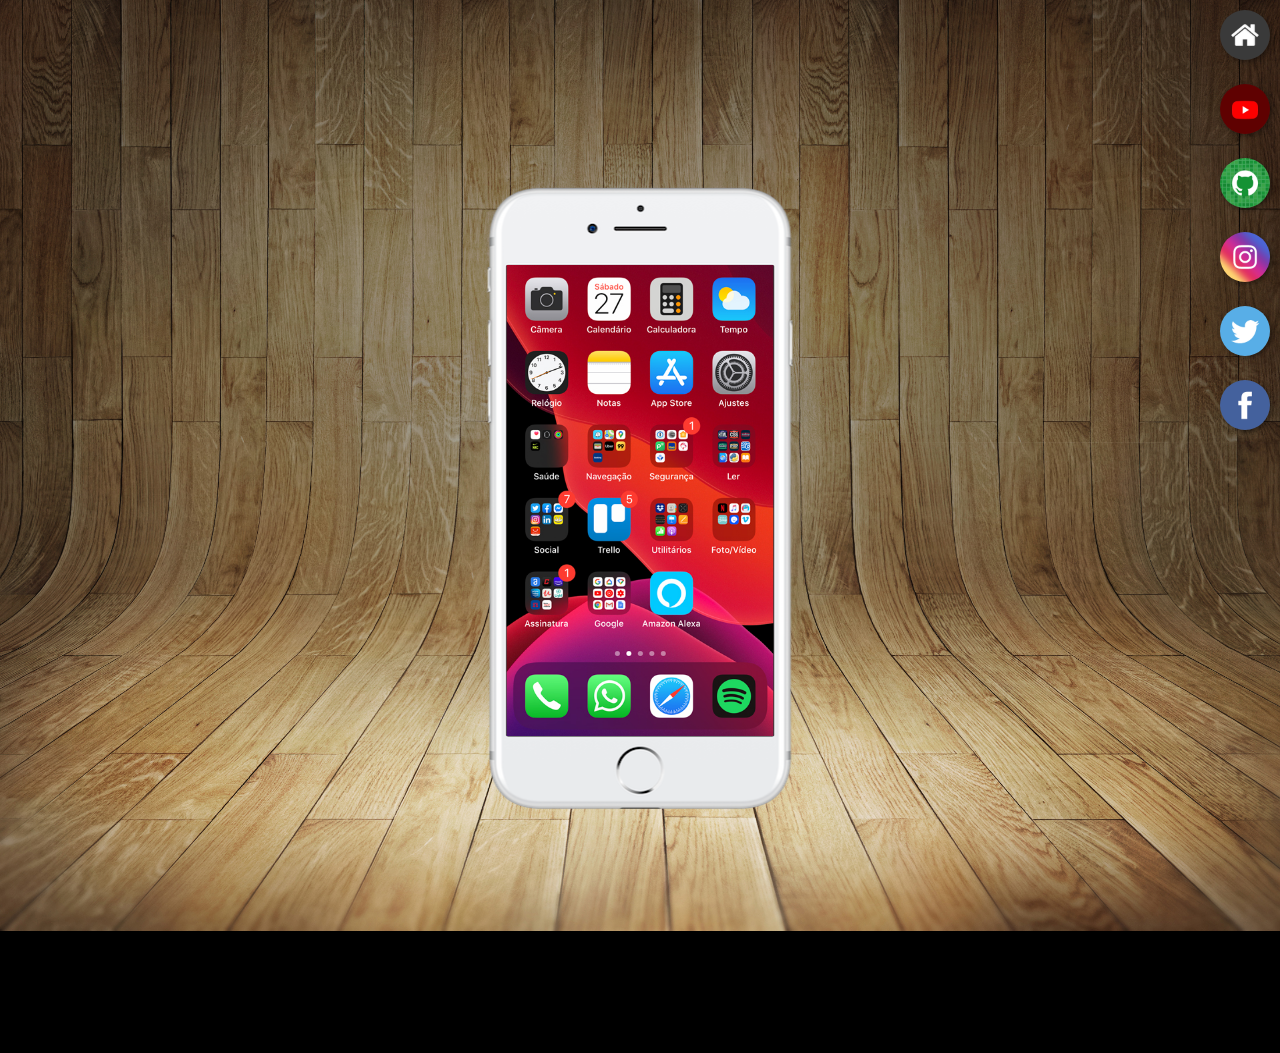
<file: index.html>
<!DOCTYPE html>
<html lang="pt-br">
<head>
    <meta charset="UTF-8">
    <meta name="viewport" content="width=device-width, initial-scale=1.0">
    <title>Projeto Redes Sociais</title>
    <link rel="stylesheet" href="favicon.ico">
    <link rel="stylesheet" href="estilos/style.css">
</head>
<body>
    <main>
        <section id="telefone">
            <iframe src="home.html" name="tela" id="tela" frameborder="0">
                Seu navegador não é compatível com isso.
            </iframe>
        </section>
        <section id="redes-sociais">
            <a href="home.html" target="tela"><img src="imagens/logo-home.jpg" alt="Home"></a><br>
            <a href="youtube.html" target="tela"><img src="imagens/logo-youtube.jpg" alt="YouTube"></a><br>
            <a href="github.html" target="tela"><img src="imagens/logo-github.jpg" alt="Github"></a><br>
            <a href="instagram.html" target="tela"><img src="imagens/logo-instagram.jpg" alt="Instagram"></a><br>
            <a href="x.html" target="tela"><img src="imagens/logo-twitter.jpg" alt="X"></a><br>
            <a href="facebook.html" target="tela"><img src="imagens/logo-facebook.jpg" alt=""></a><br>
        </section>
    </main>
</body>
</html>
</file>
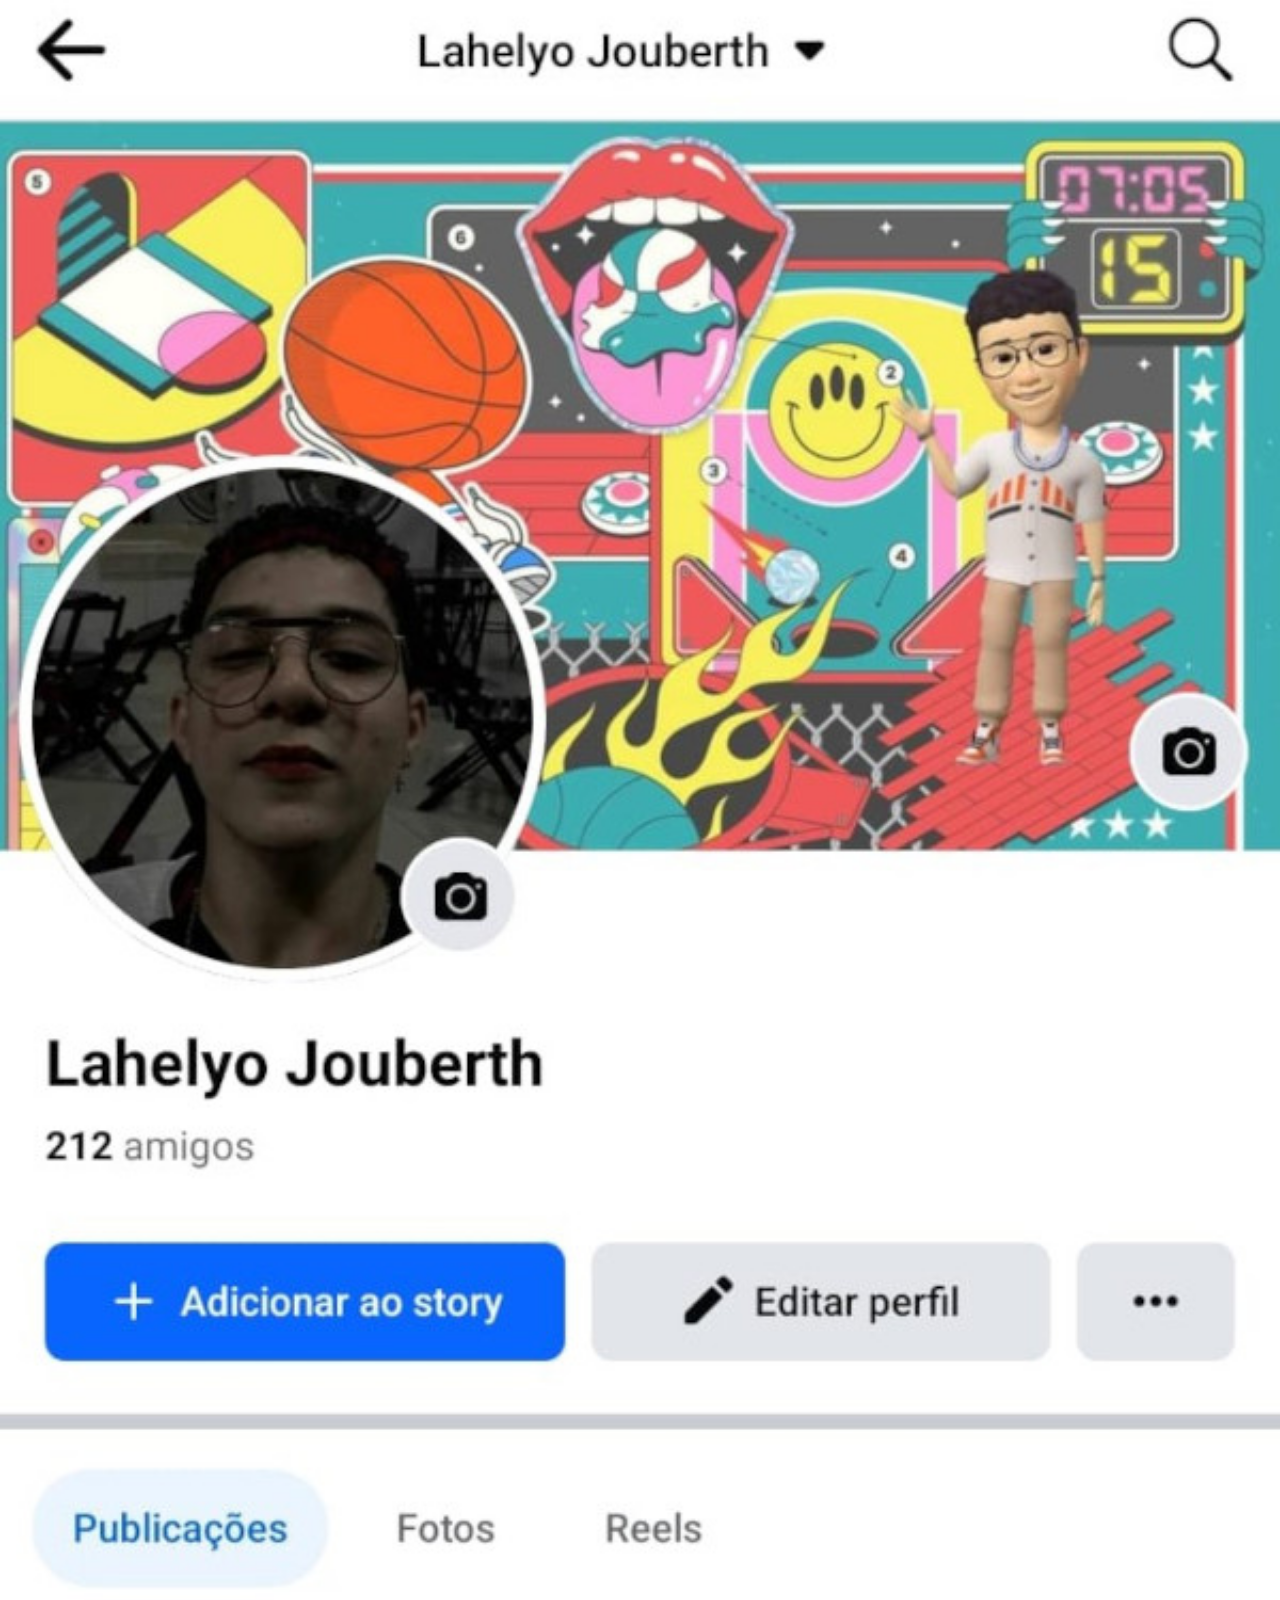
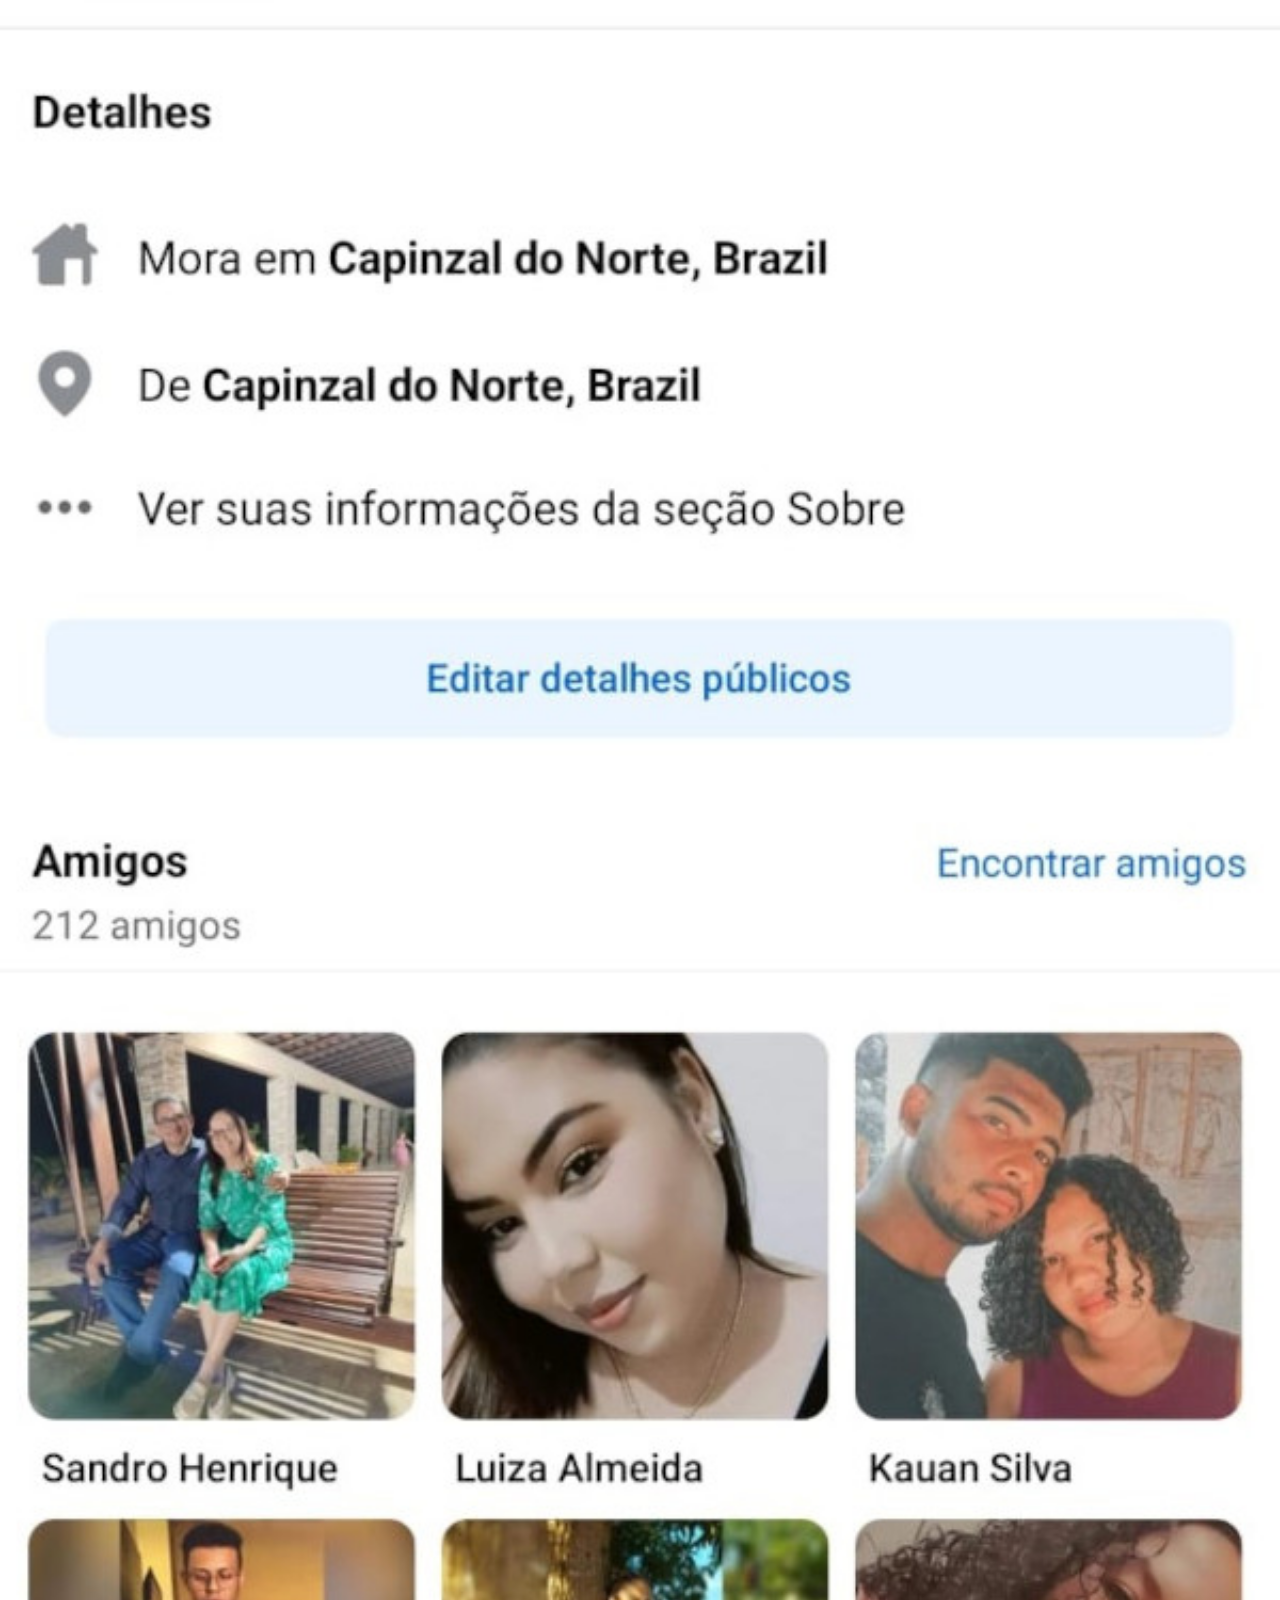
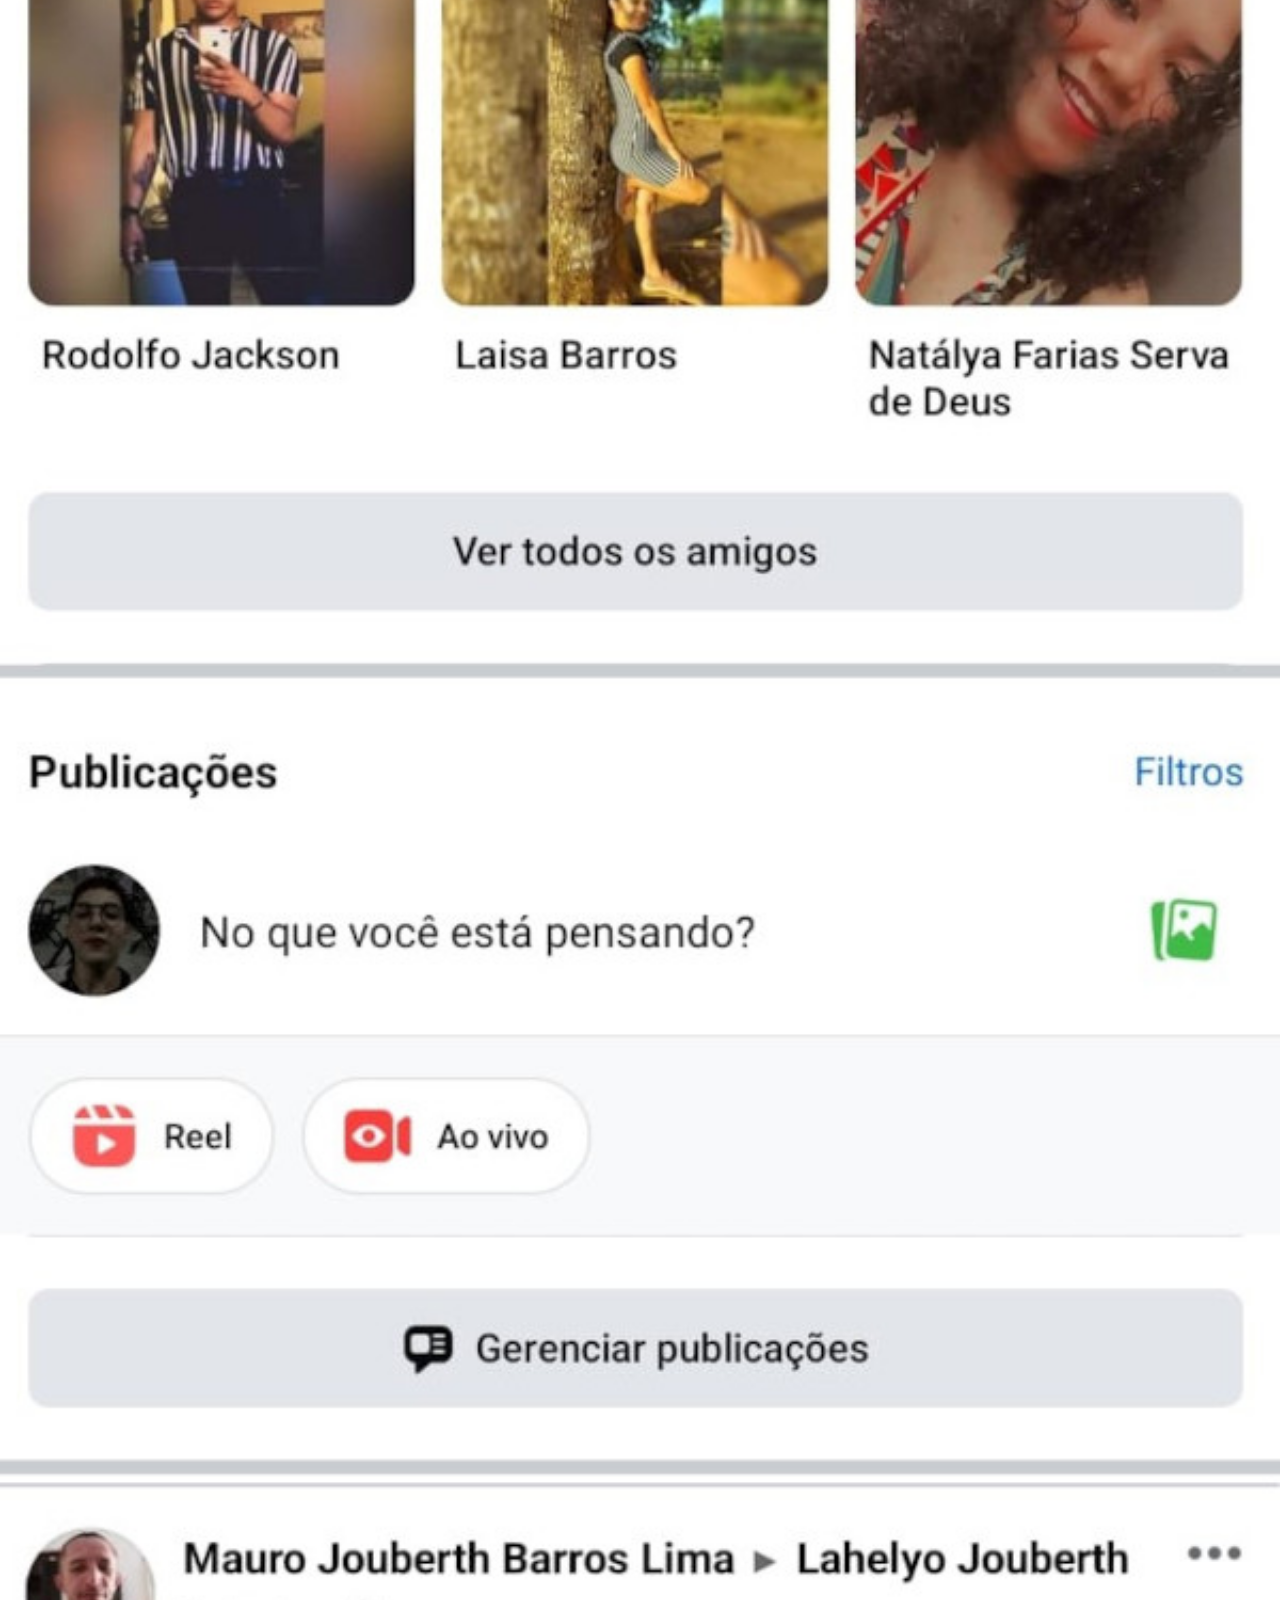
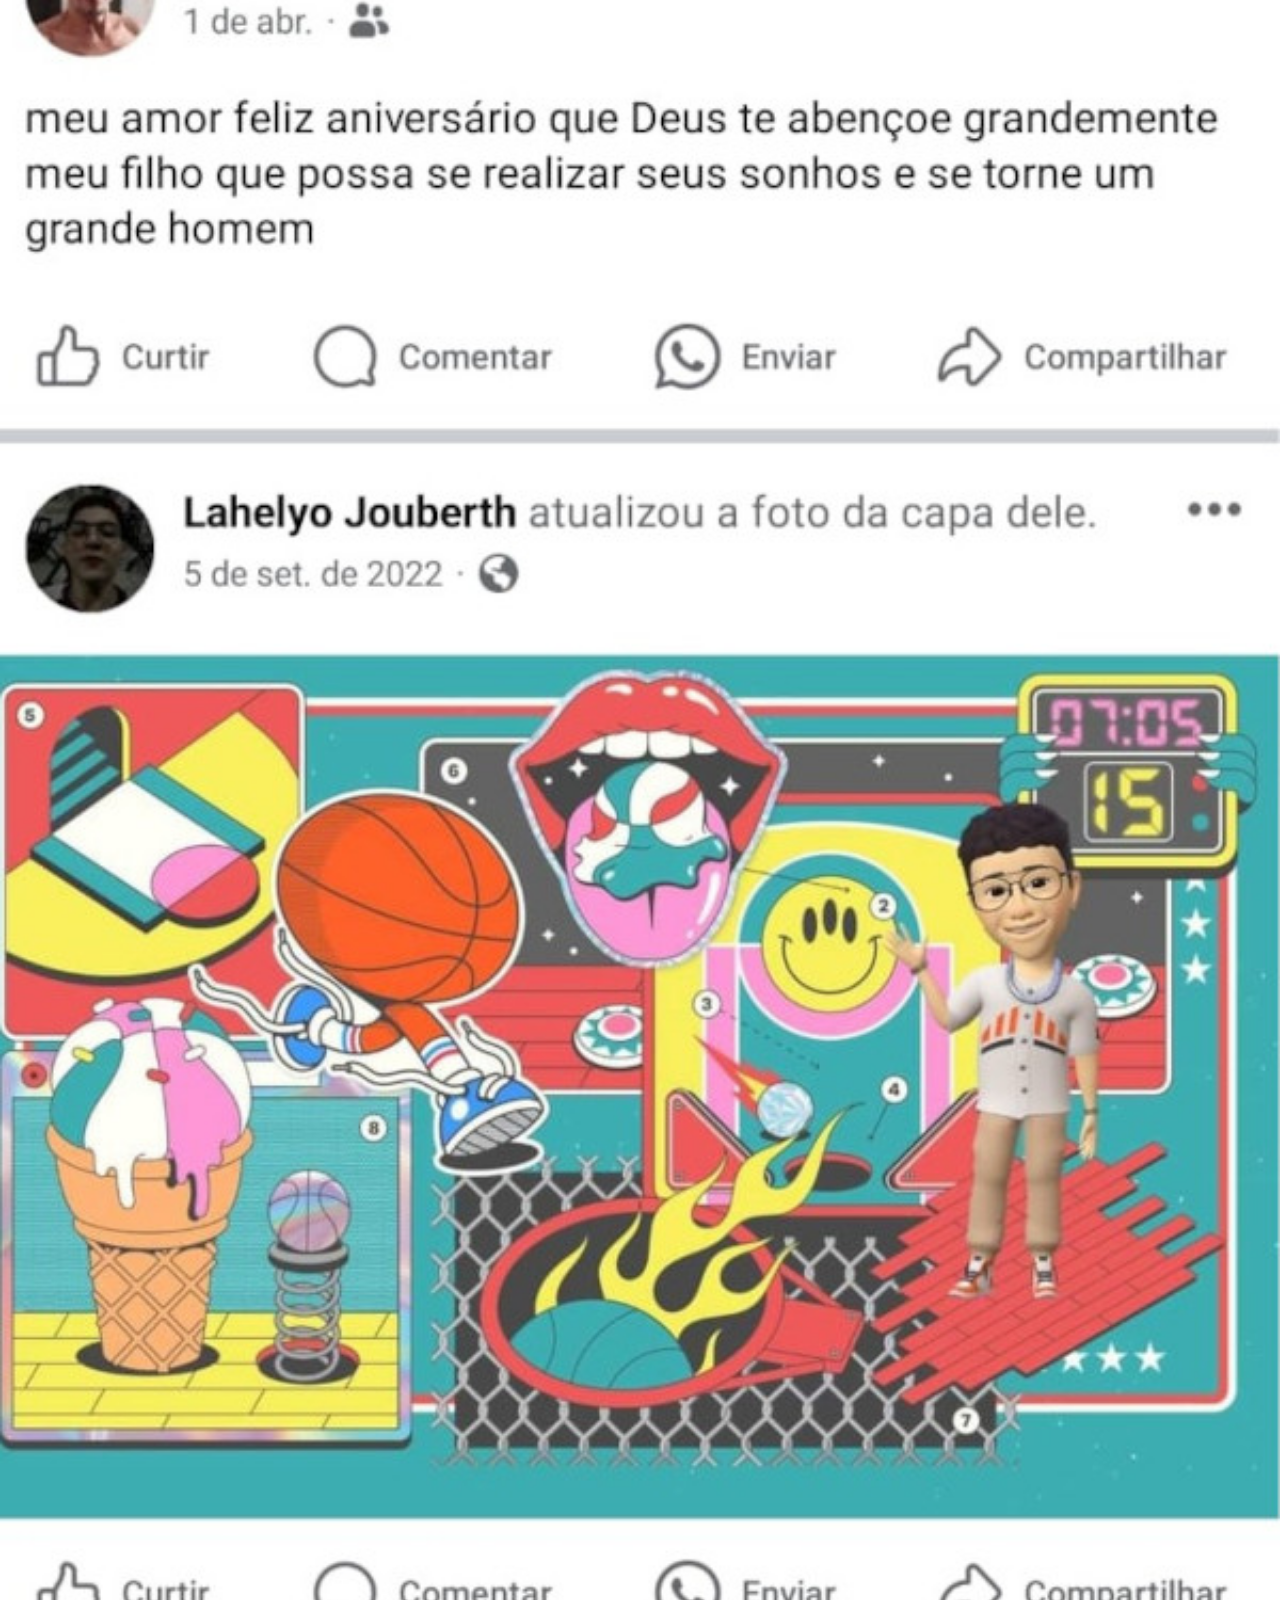
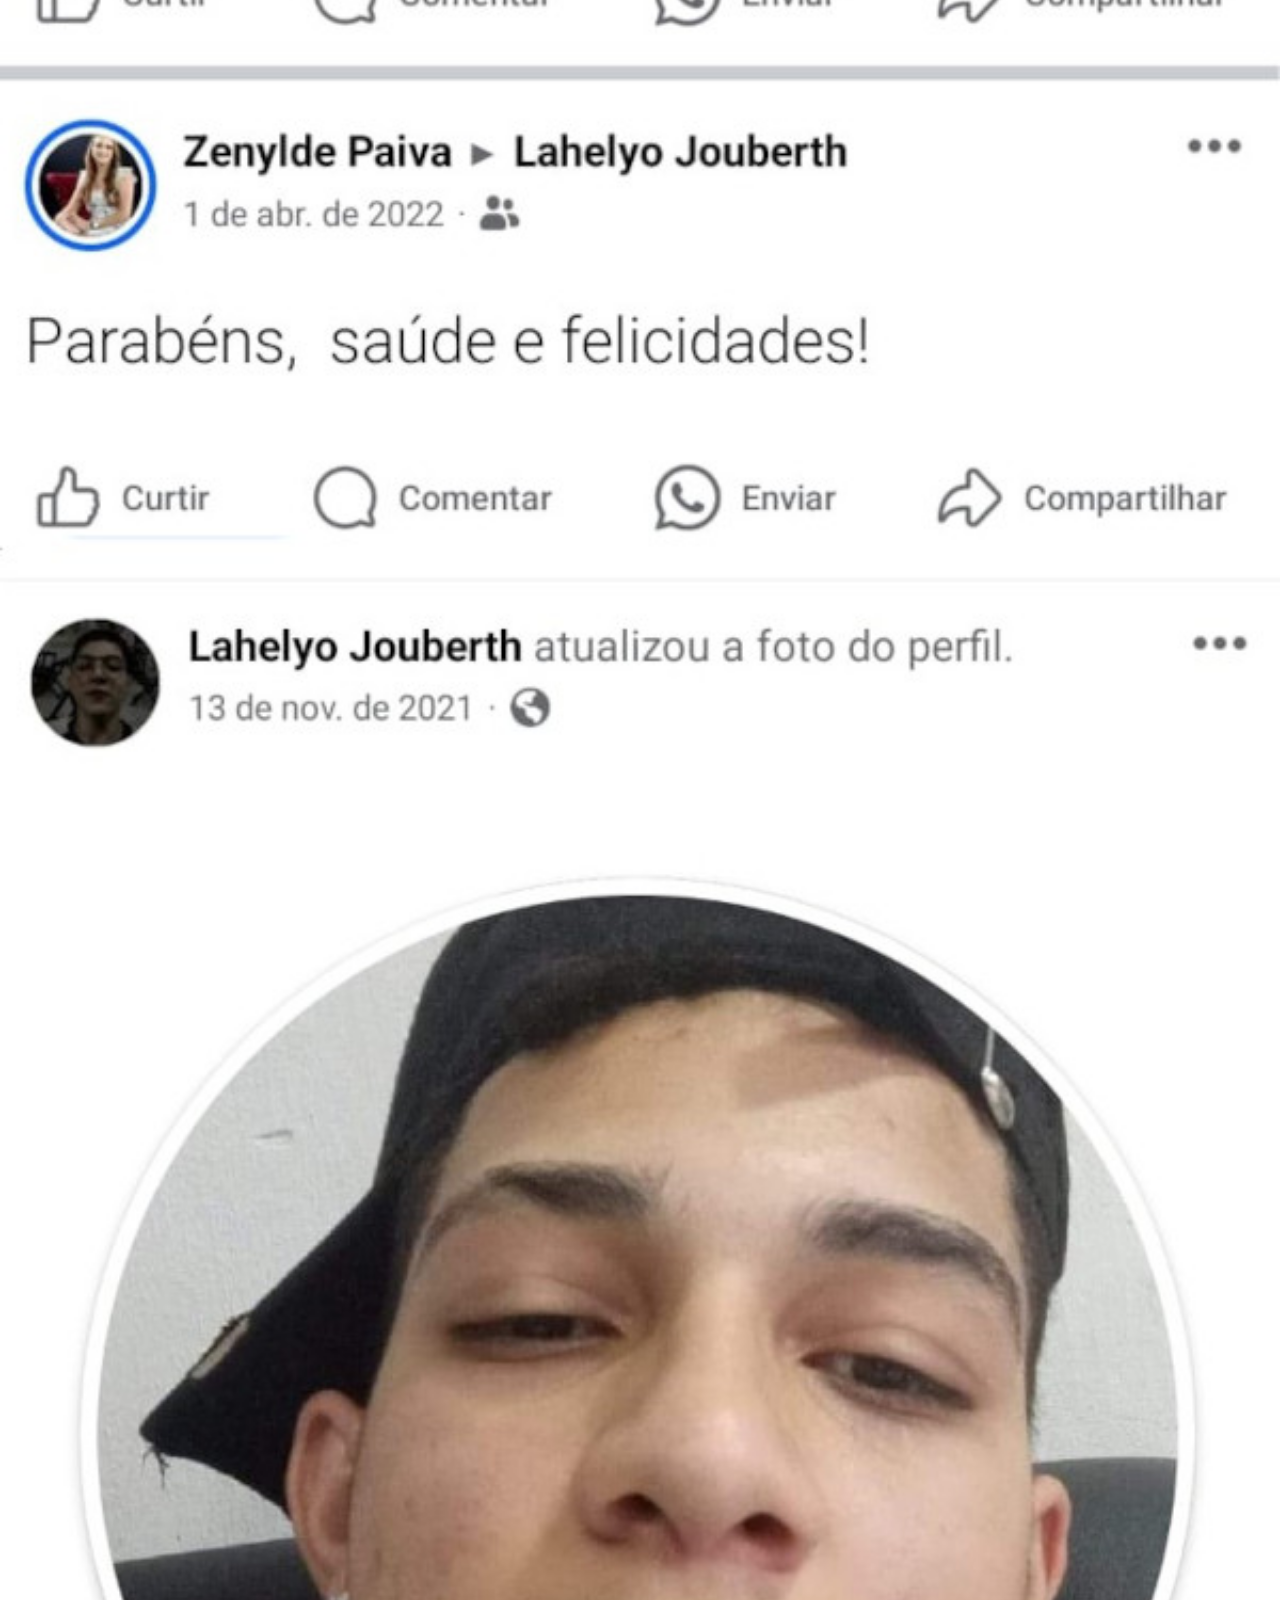
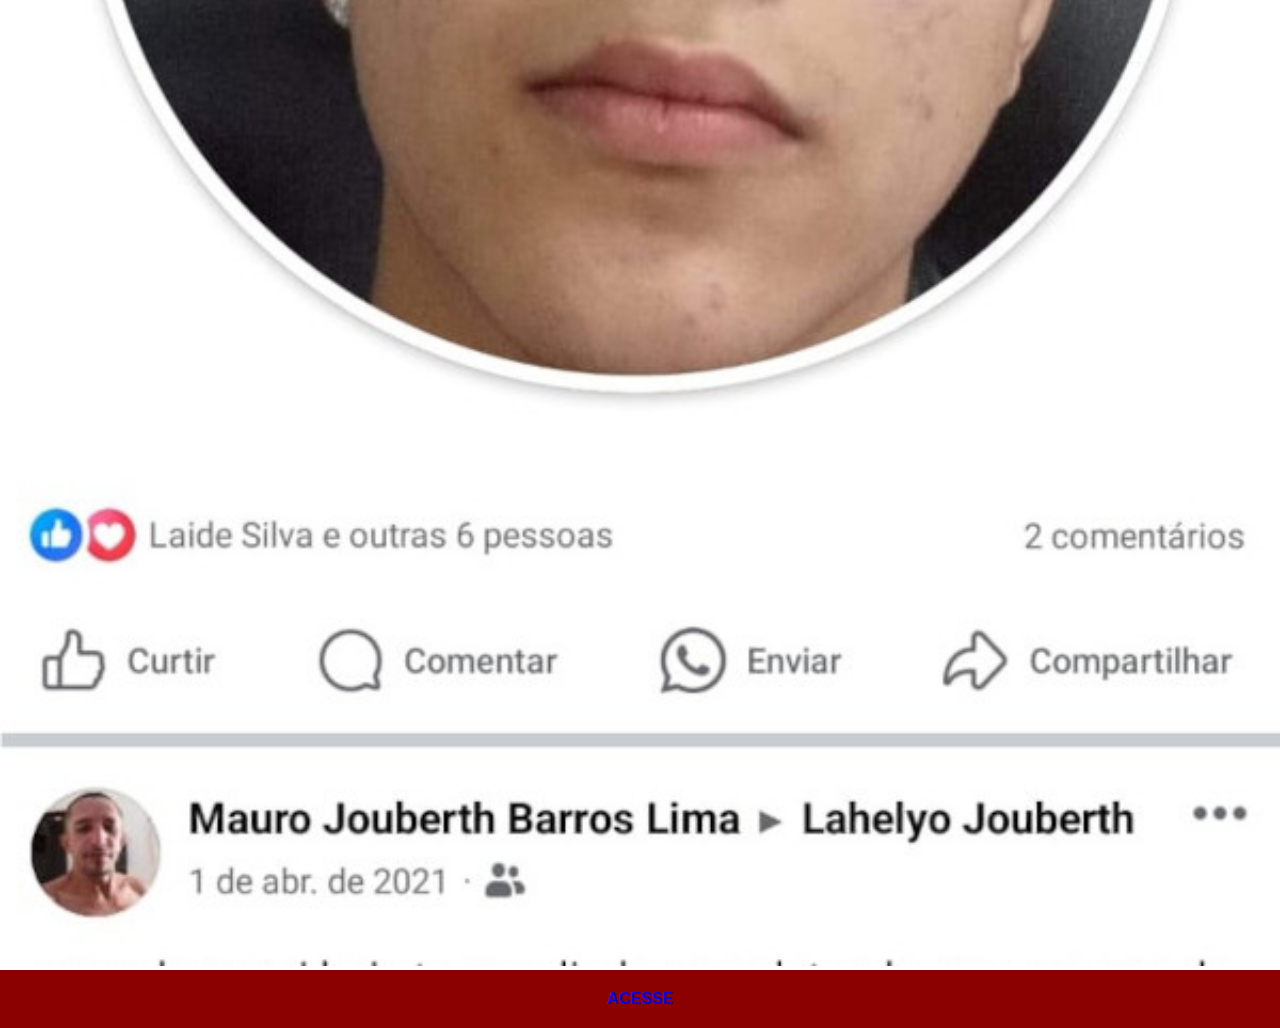
<file: facebook.html>
<!DOCTYPE html>
<html lang="pt-br">
<head>
    <meta charset="UTF-8">
    <meta name="viewport" content="width=device-width, initial-scale=1.0">
    <title>Facebook</title>
    <link rel="stylesheet" href="estilos/social.css">
</head>
<body>
    <img src="imagens/tela-facebook.jpg" alt="Facebook">
    <a href="https://www.facebook.com/lahelyo.jouberth.3?mibextid=ZbWKwL" target="_blank">ACESSE</a>
</body>
</html>
</file>
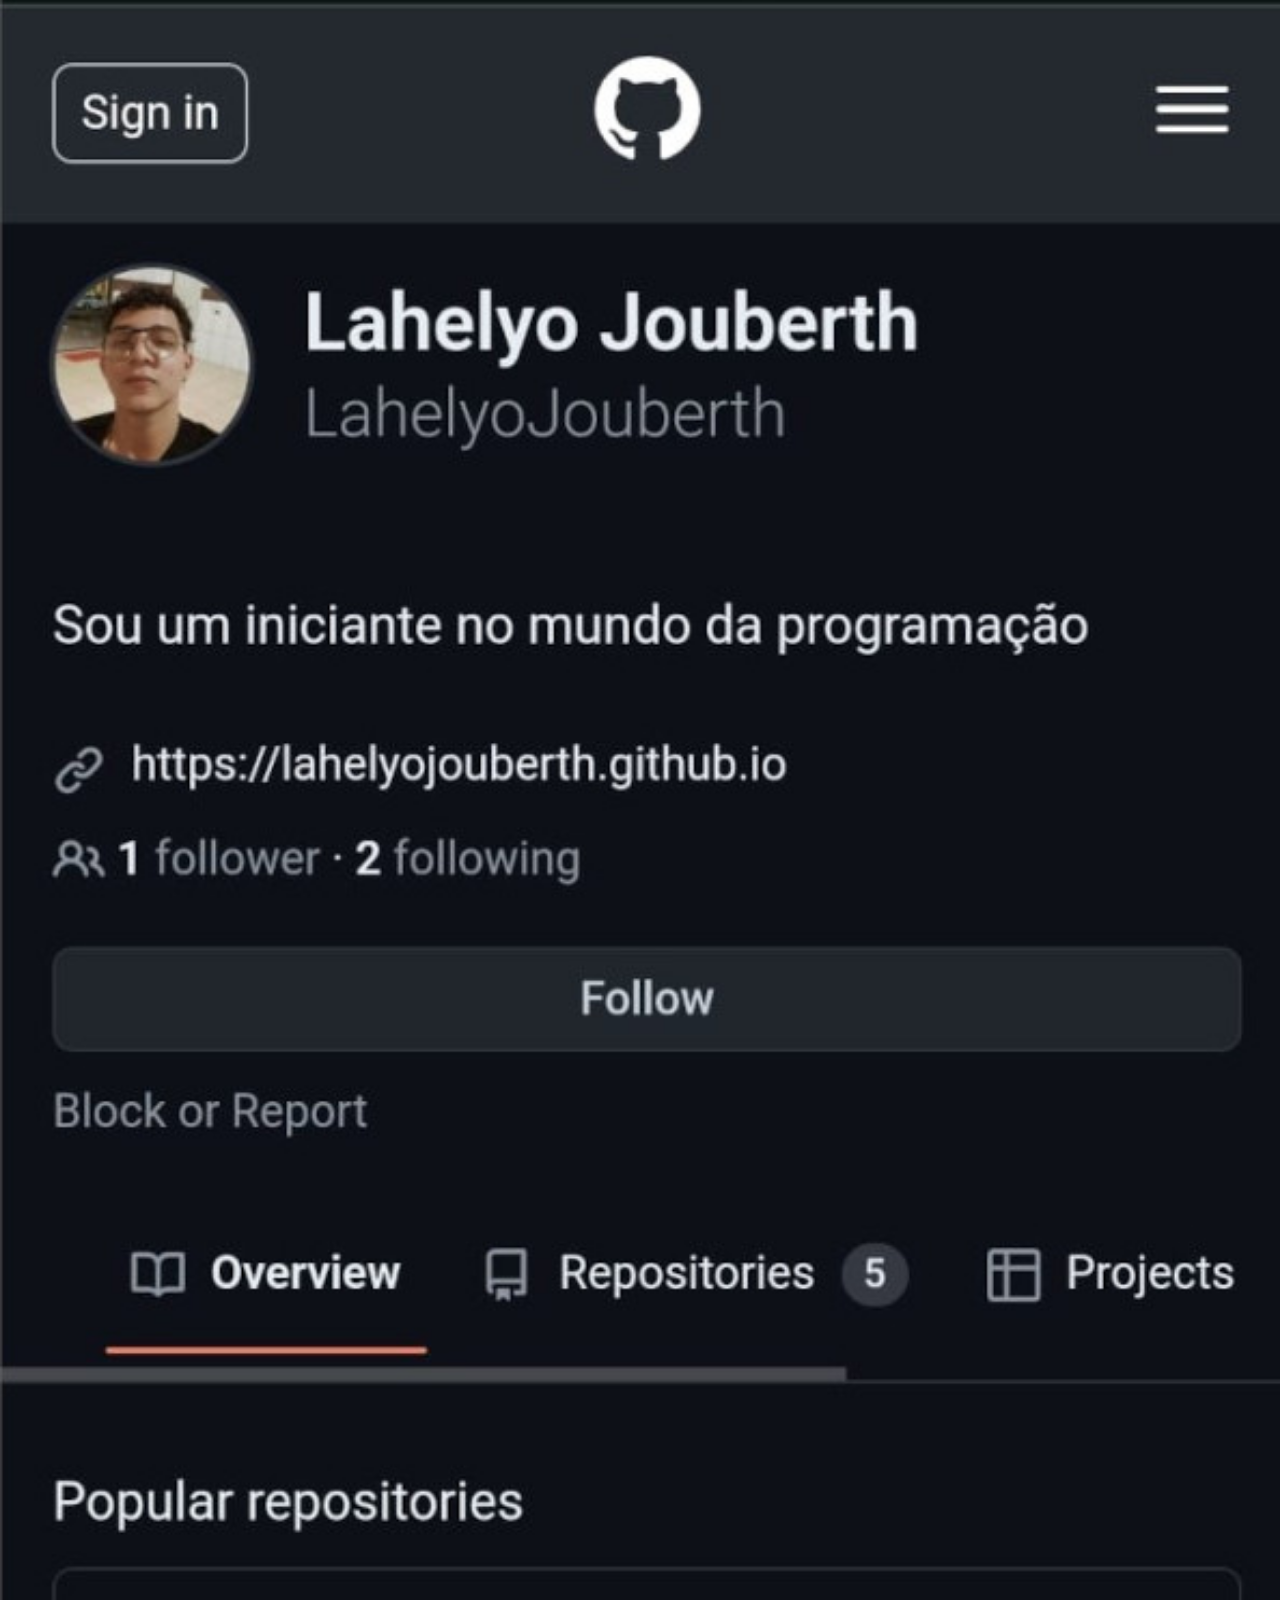
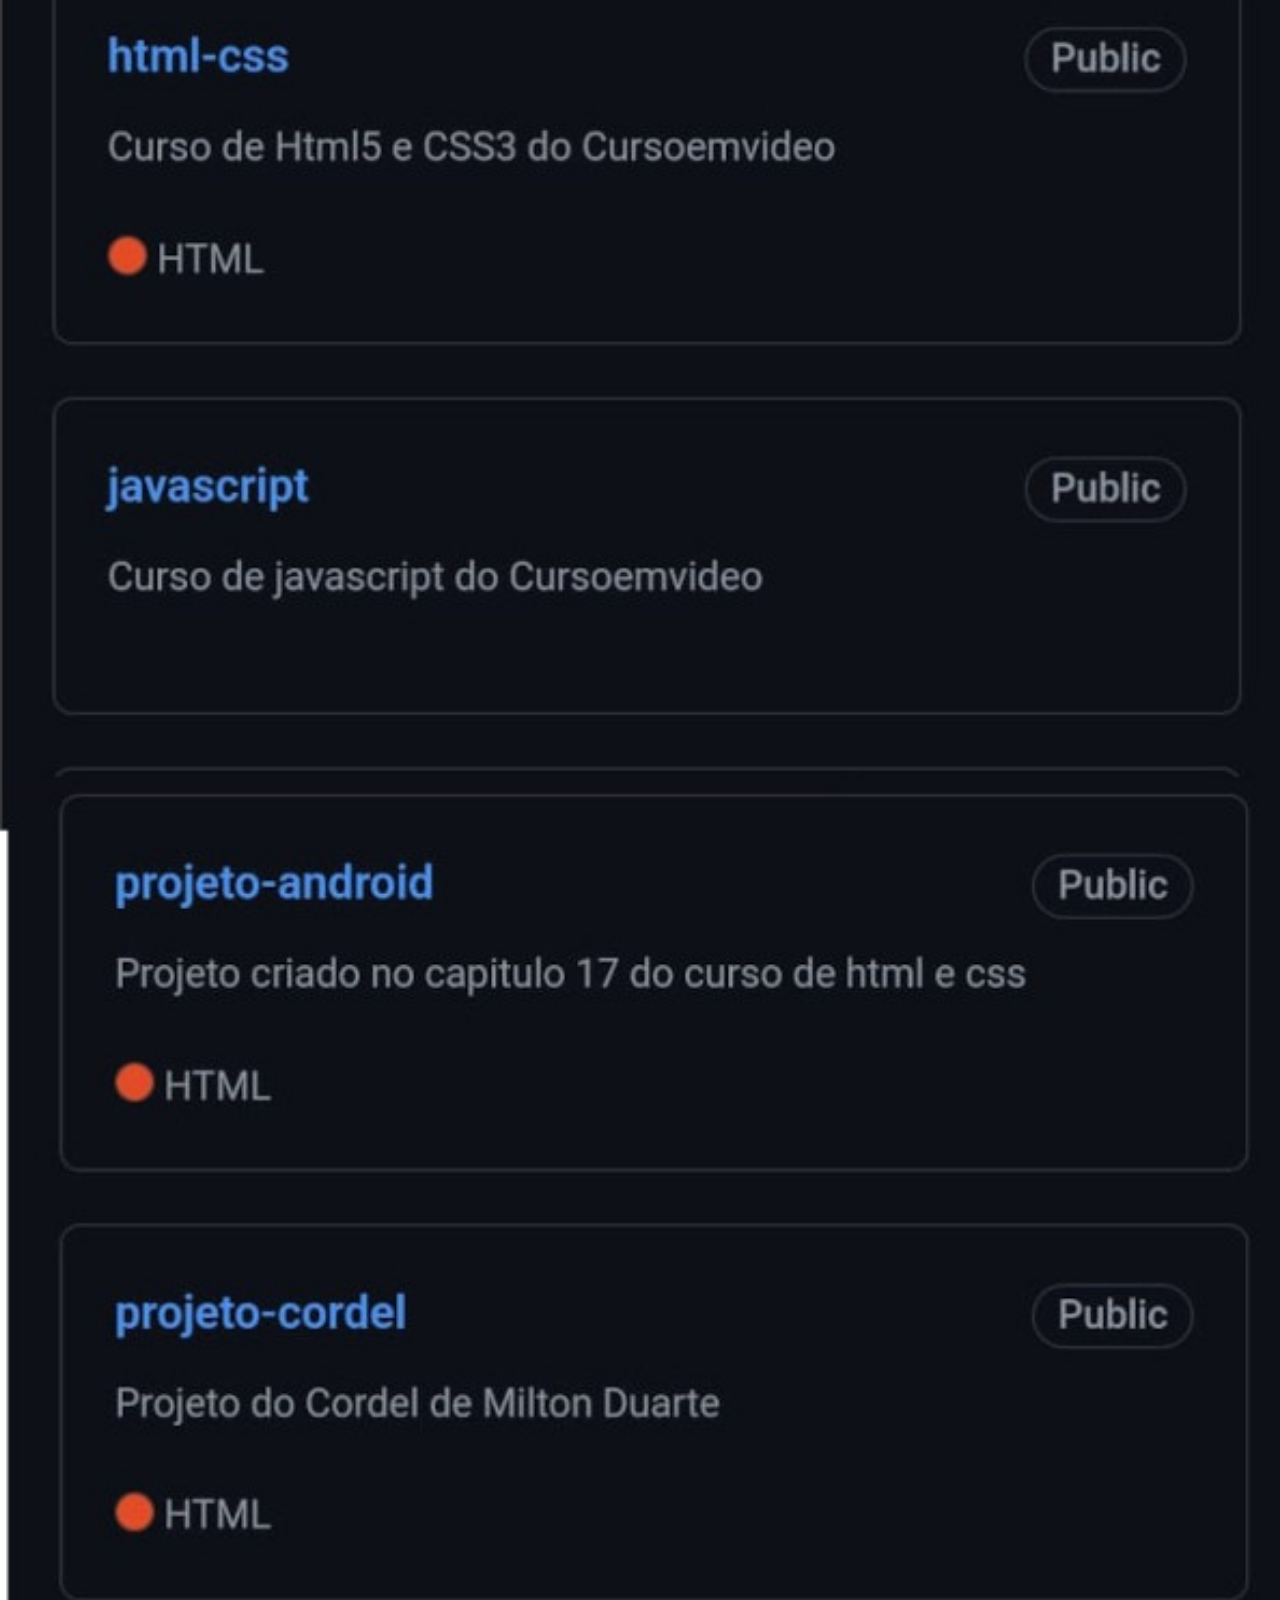
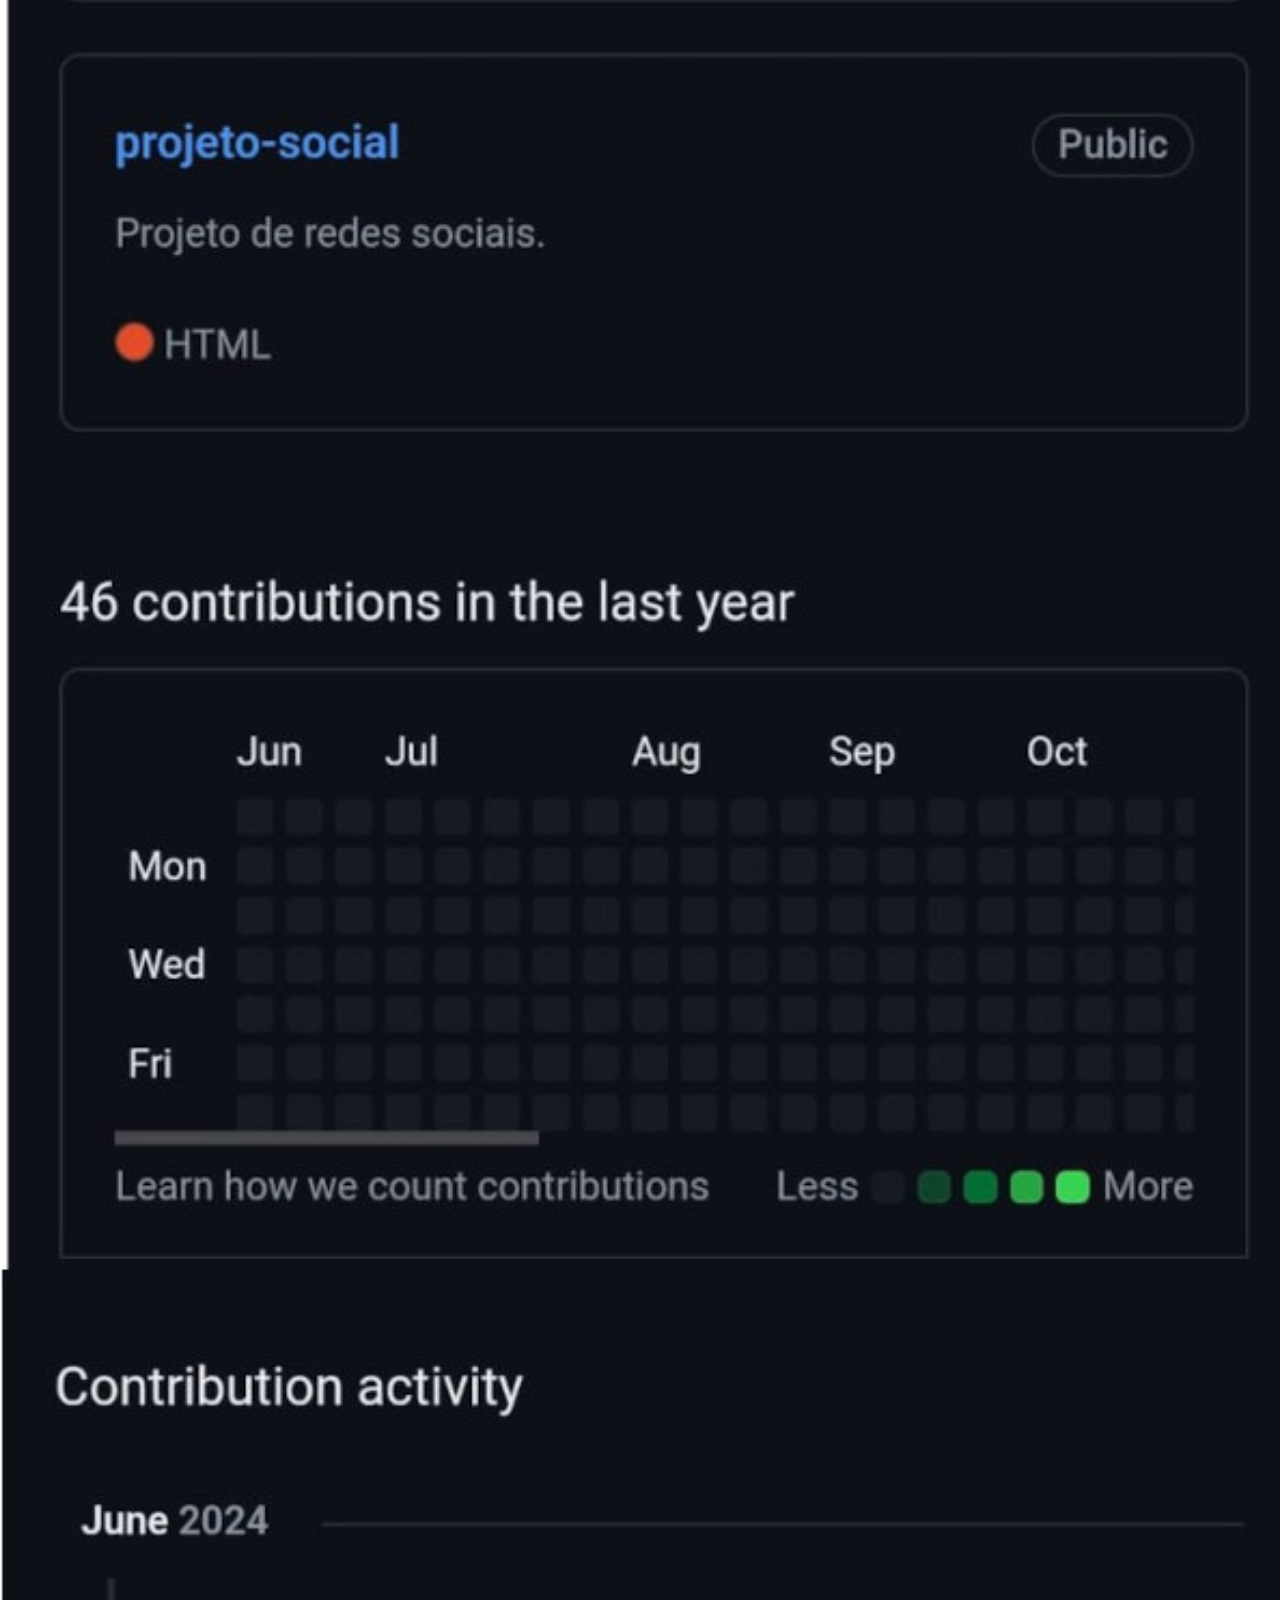
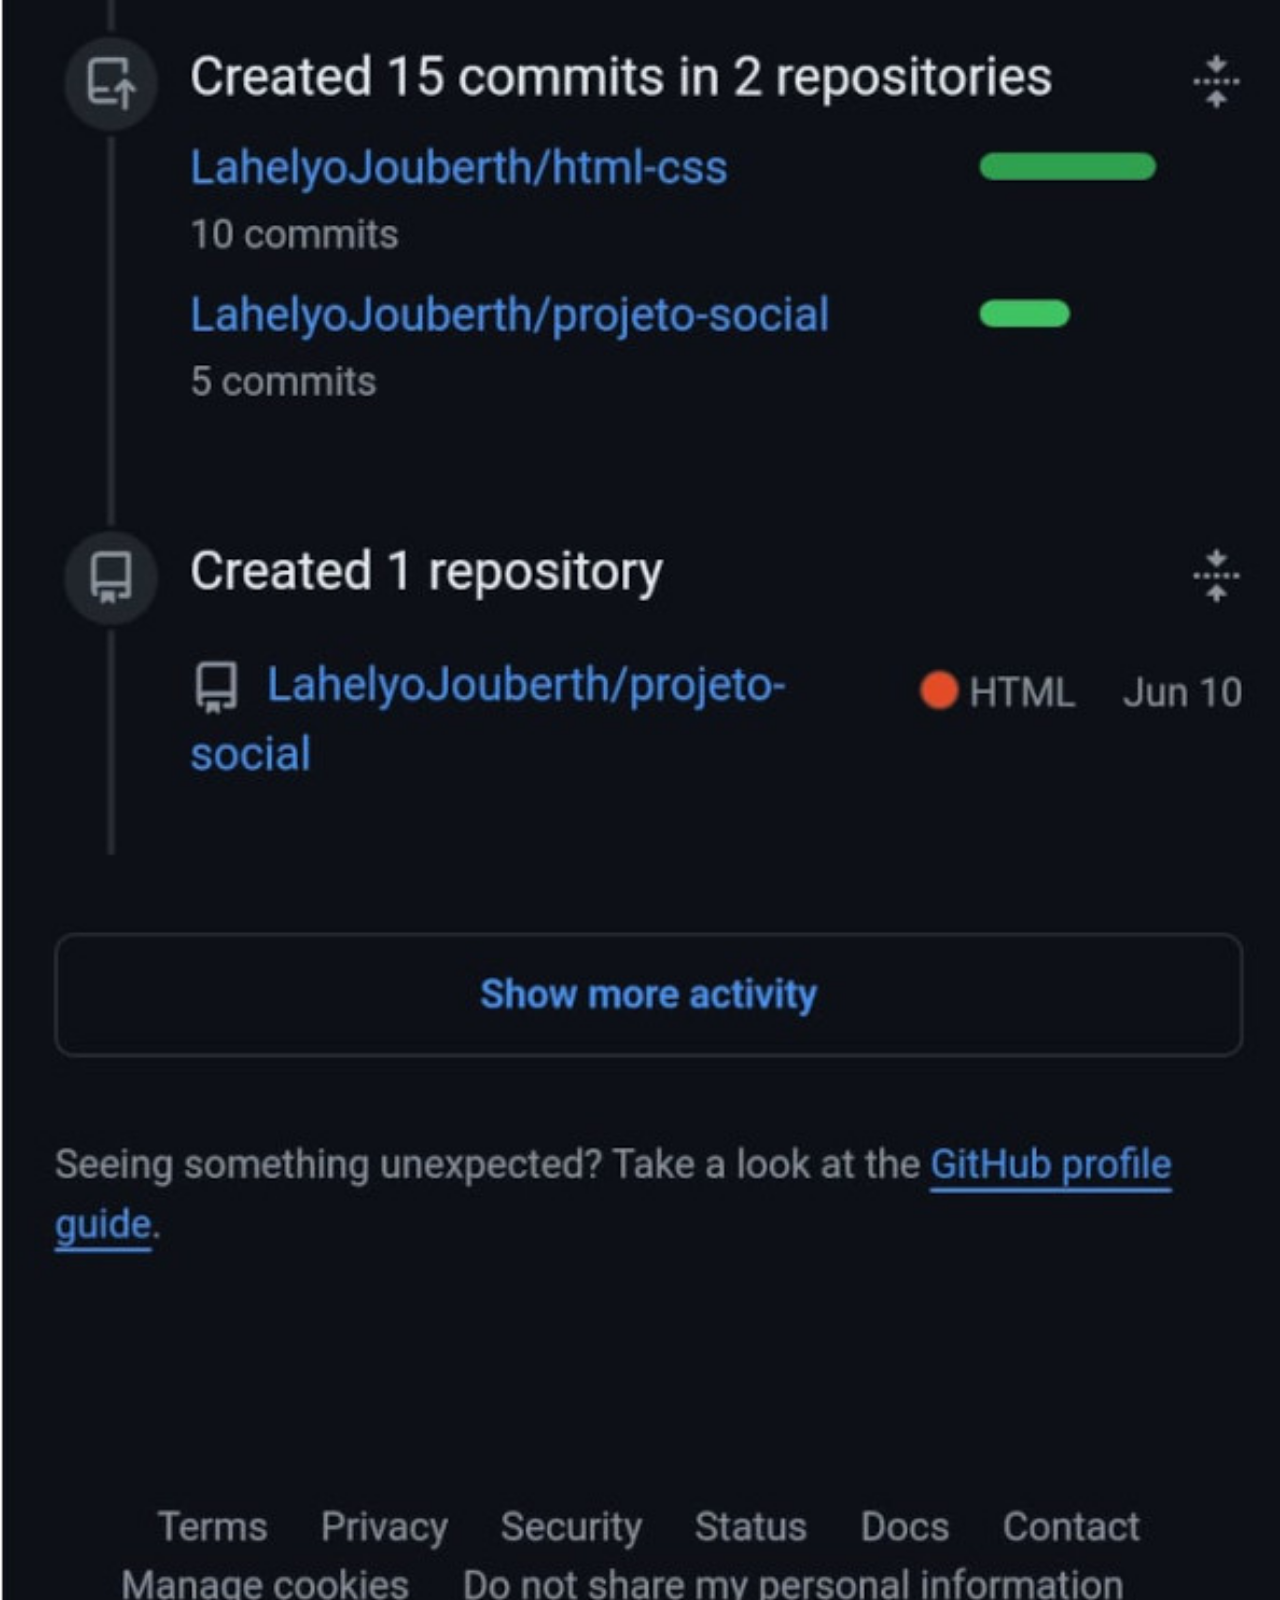
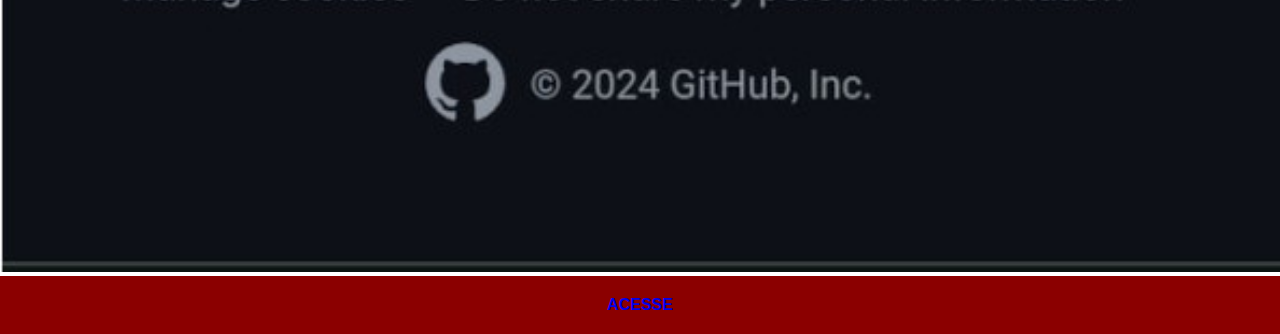
<file: github.html>
<!DOCTYPE html>
<html lang="pt-br">
<head>
    <meta charset="UTF-8">
    <meta name="viewport" content="width=device-width, initial-scale=1.0">
    <title>Github</title>
    <link rel="stylesheet" href="estilos/social.css">
</head>
<body>
    <img src="imagens/tela-github.jpg" alt="Github">
    <a href="https://github.com/lahelyojouberth" target="_blank">ACESSE</a>
</body>
</html>
</file>
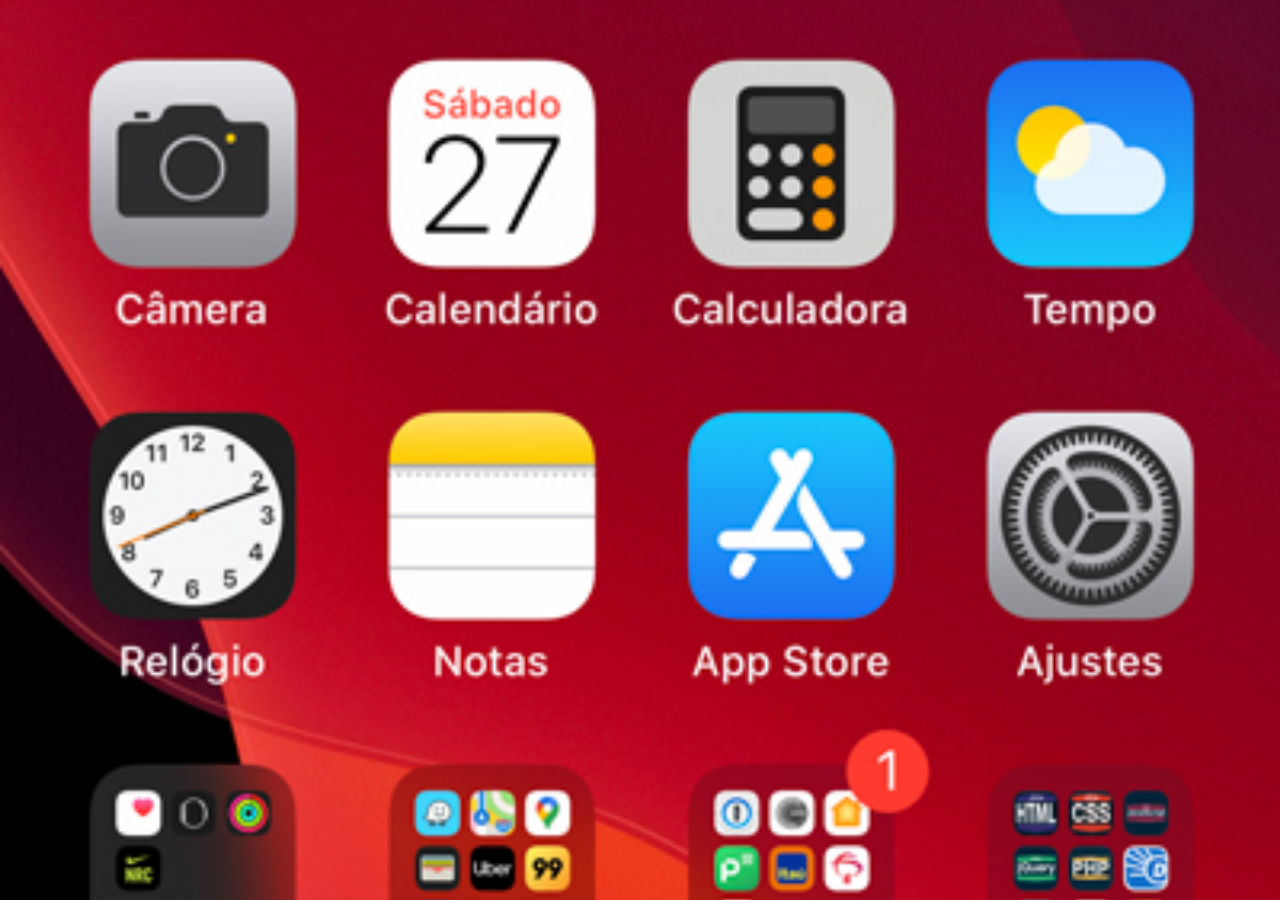
<file: home.html>
<!DOCTYPE html>
<html lang="pt-br">
<head>
    <meta charset="UTF-8">
    <meta name="viewport" content="width=device-width, initial-scale=1.0">
    <title>Home</title>
    <style>
        *{
            margin: 0px;
            padding: 0px;
        }

        body{
            width: 100vw;
            height: 100vh;
            background: black url('imagens/tela-home.jpg') no-repeat top center;
            background-size: cover;
        }

    </style>
</head>
<body>
    
</body>
</html>
</file>
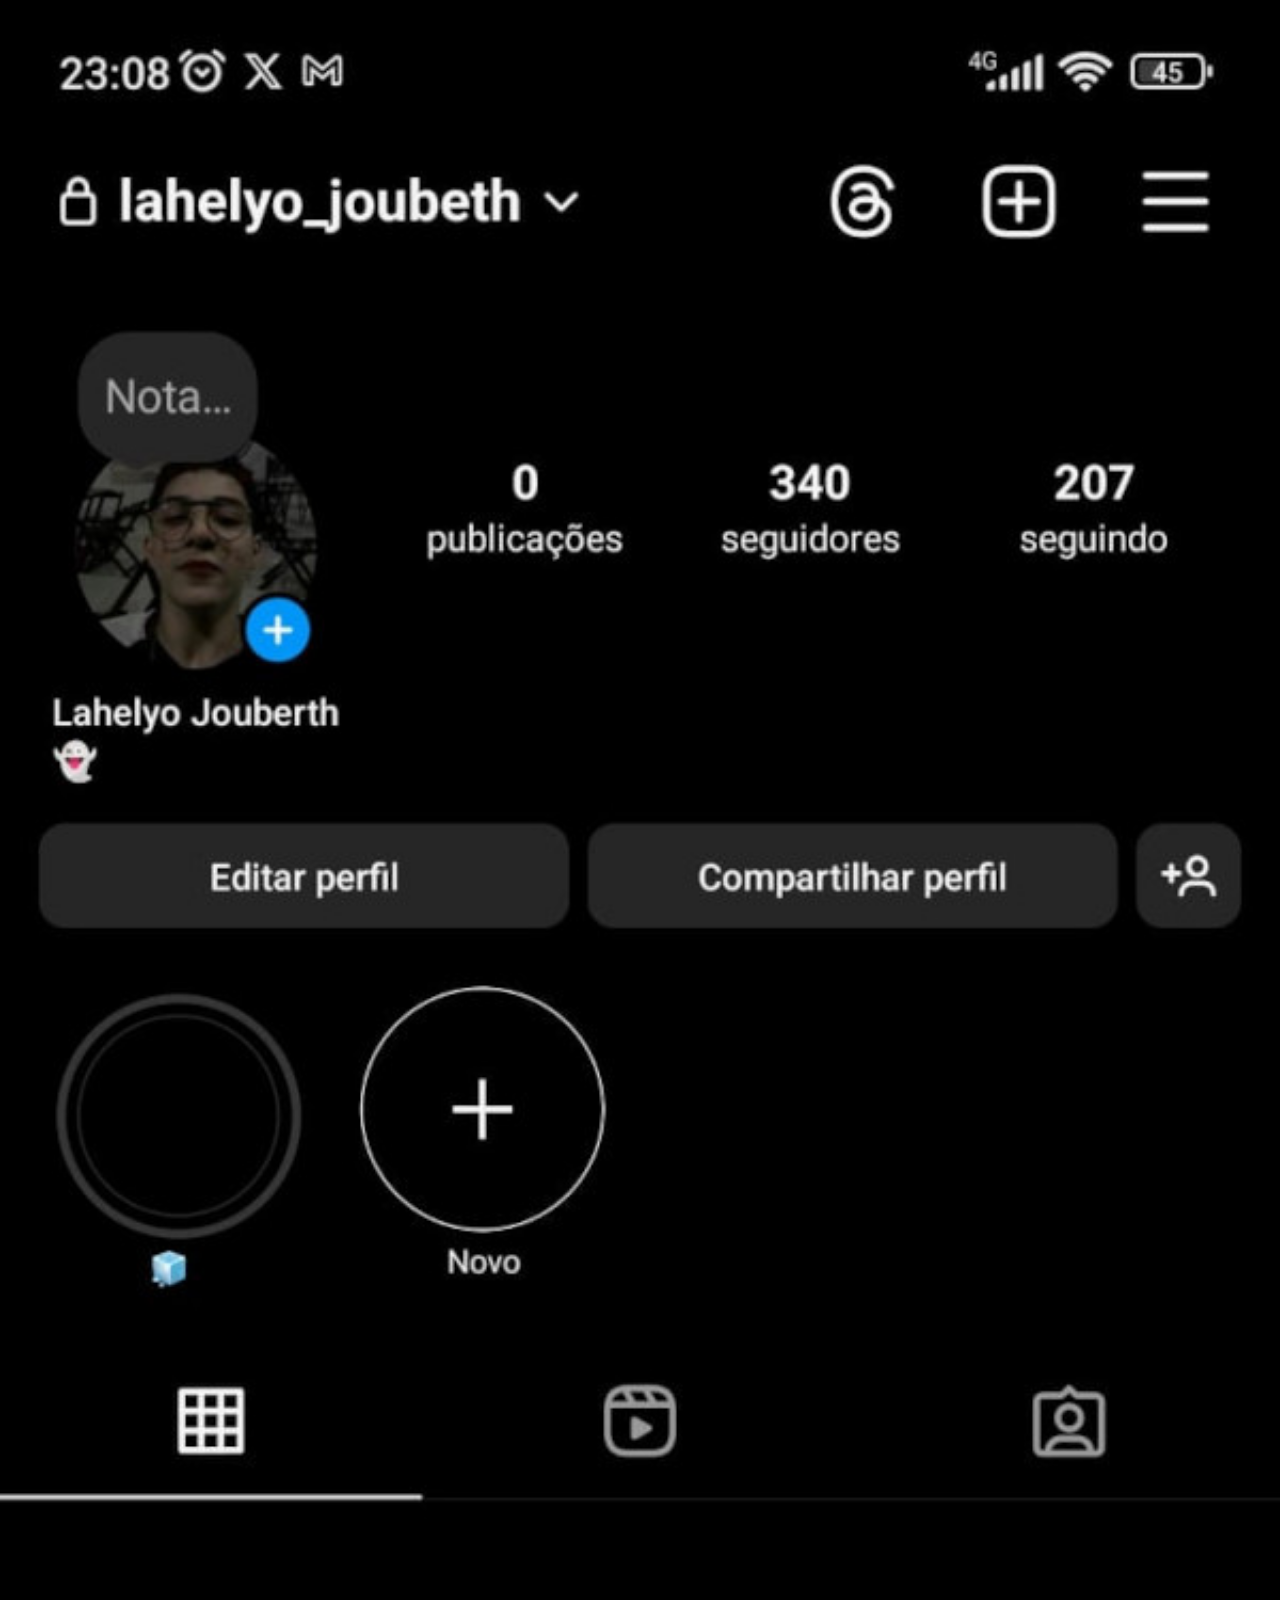
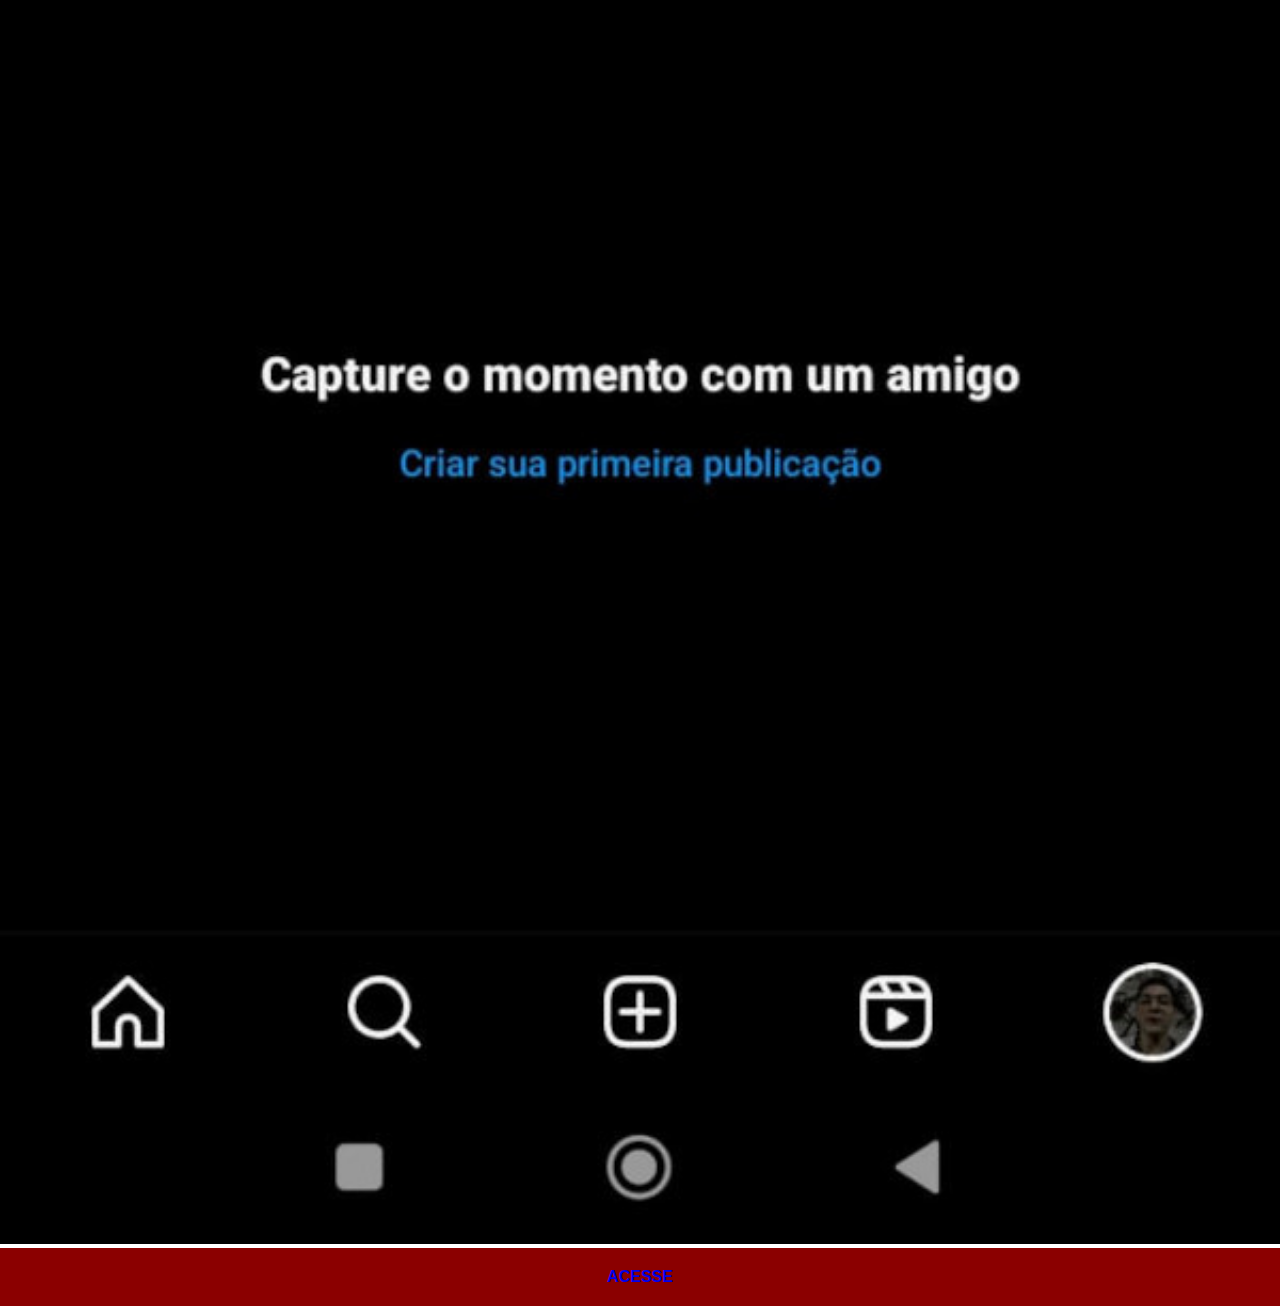
<file: instagram.html>
<!DOCTYPE html>
<html lang="pt-br">
<head>
    <meta charset="UTF-8">
    <meta name="viewport" content="width=device-width, initial-scale=1.0">
    <title>Instagram</title>
    <link rel="stylesheet" href="estilos/social.css">
</head>
<body>
    <img src="imagens/tela-instagram1.jpg" alt="Instagram">
    <a href="https://www.instagram.com/lahelyo_joubeth?igsh=MXVtOHRkMzBwa2k3eA==" target="_blank">ACESSE</a>
</body>
</html>
</file>
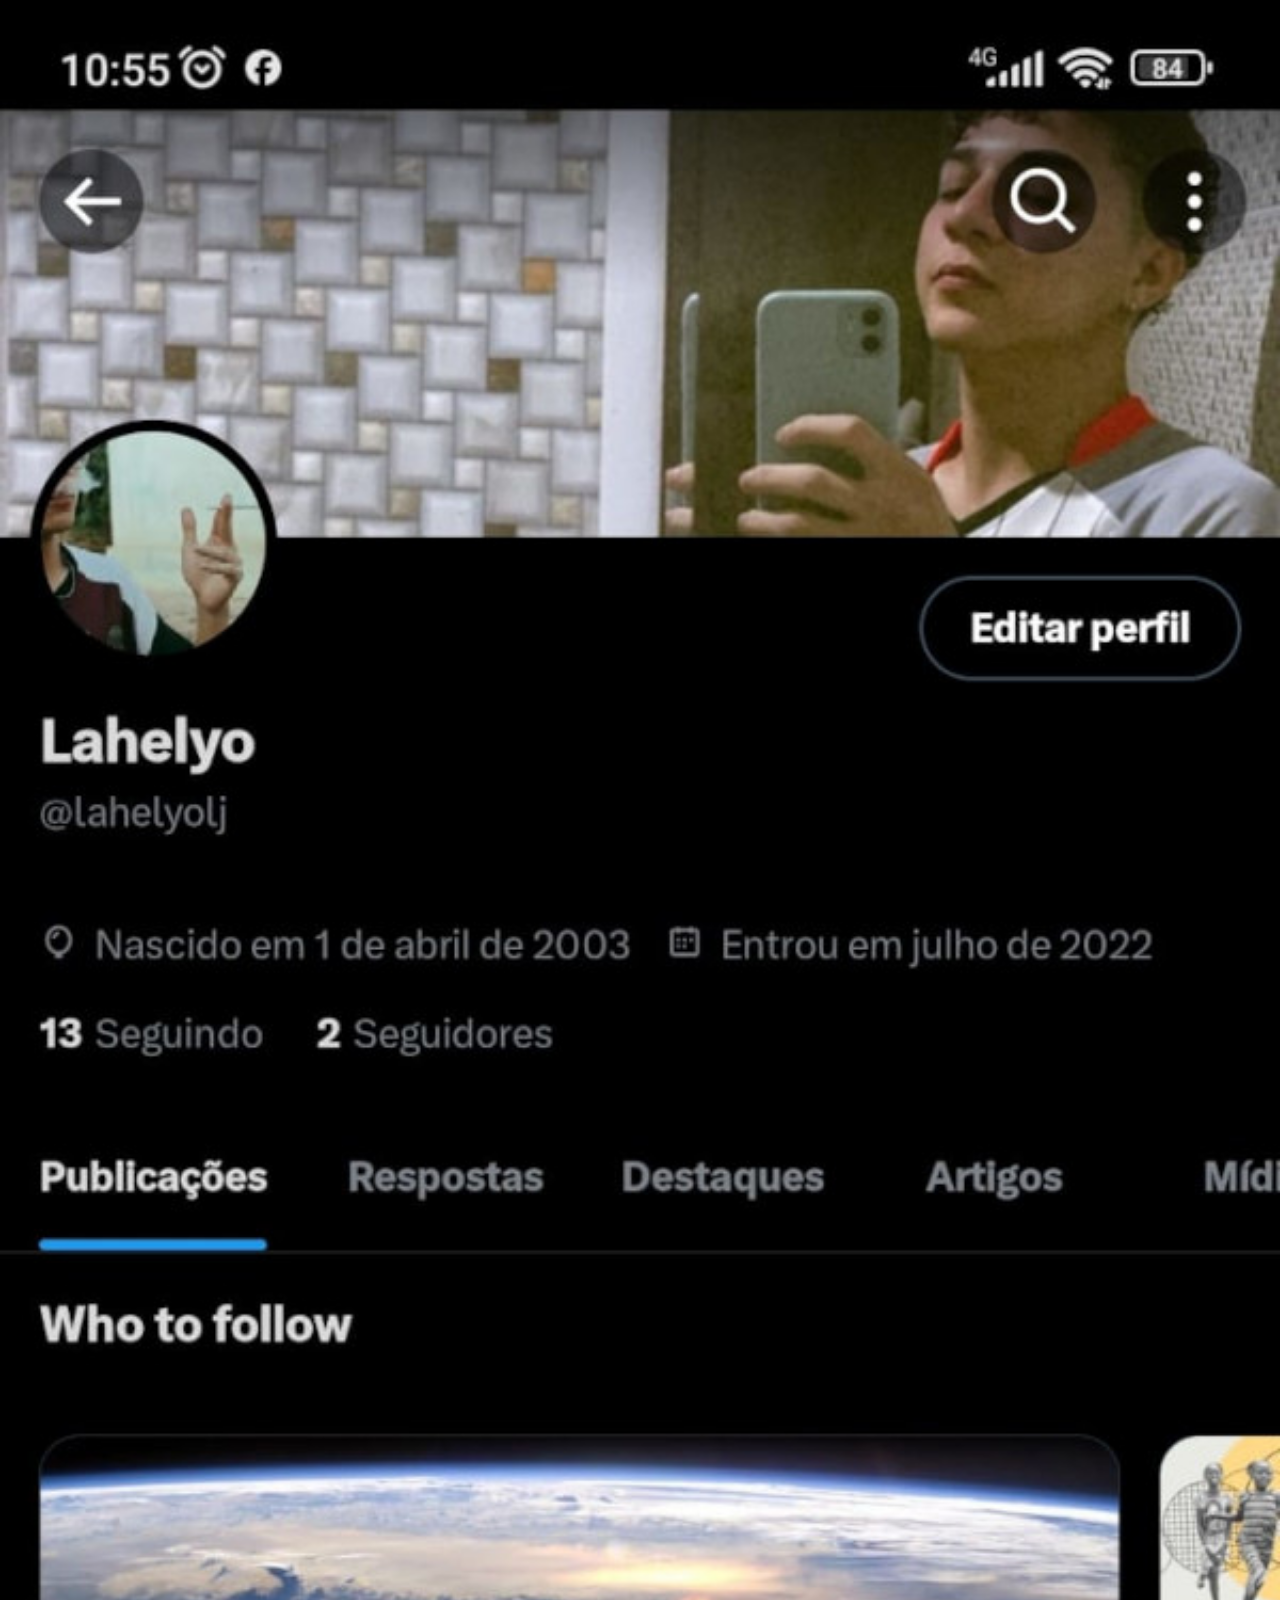
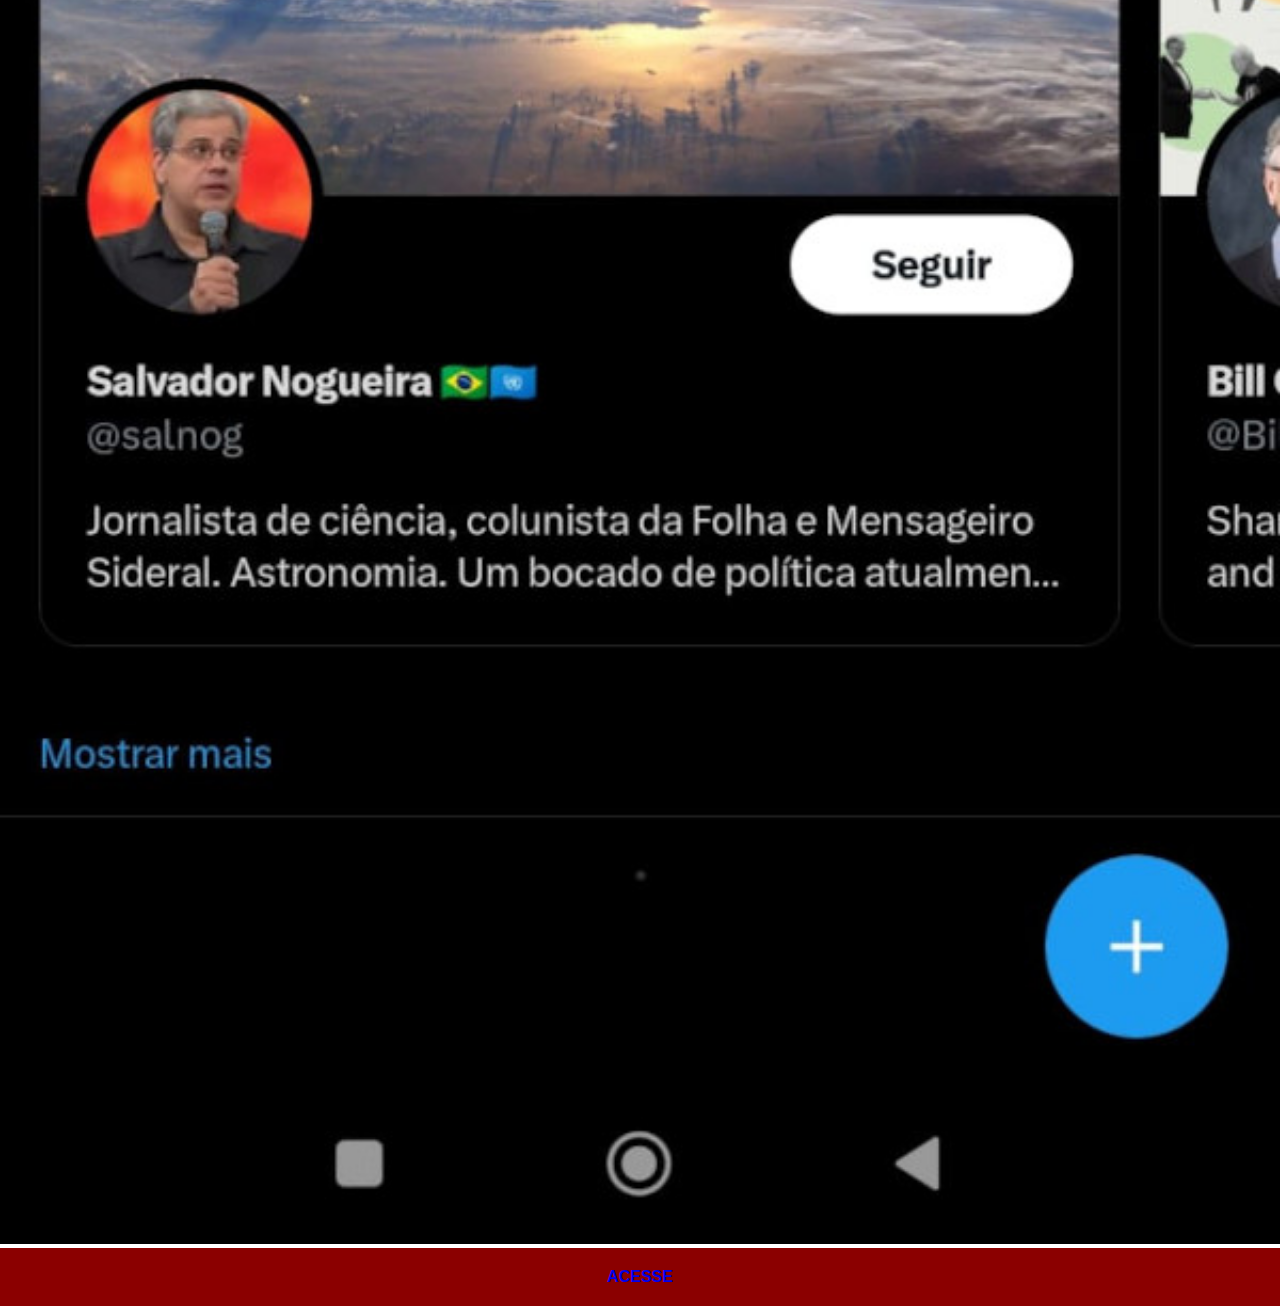
<file: x.html>
<!DOCTYPE html>
<html lang="pt-br">
<head>
    <meta charset="UTF-8">
    <meta name="viewport" content="width=device-width, initial-scale=1.0">
    <title>X</title>
    <link rel="stylesheet" href="estilos/social.css">
</head>
<body>
    <img src="imagens/X.jpg" alt="X">
    <a href="https://x.com/lahelyolj" target="_blank">ACESSE</a>
</body>
</html>
</file>
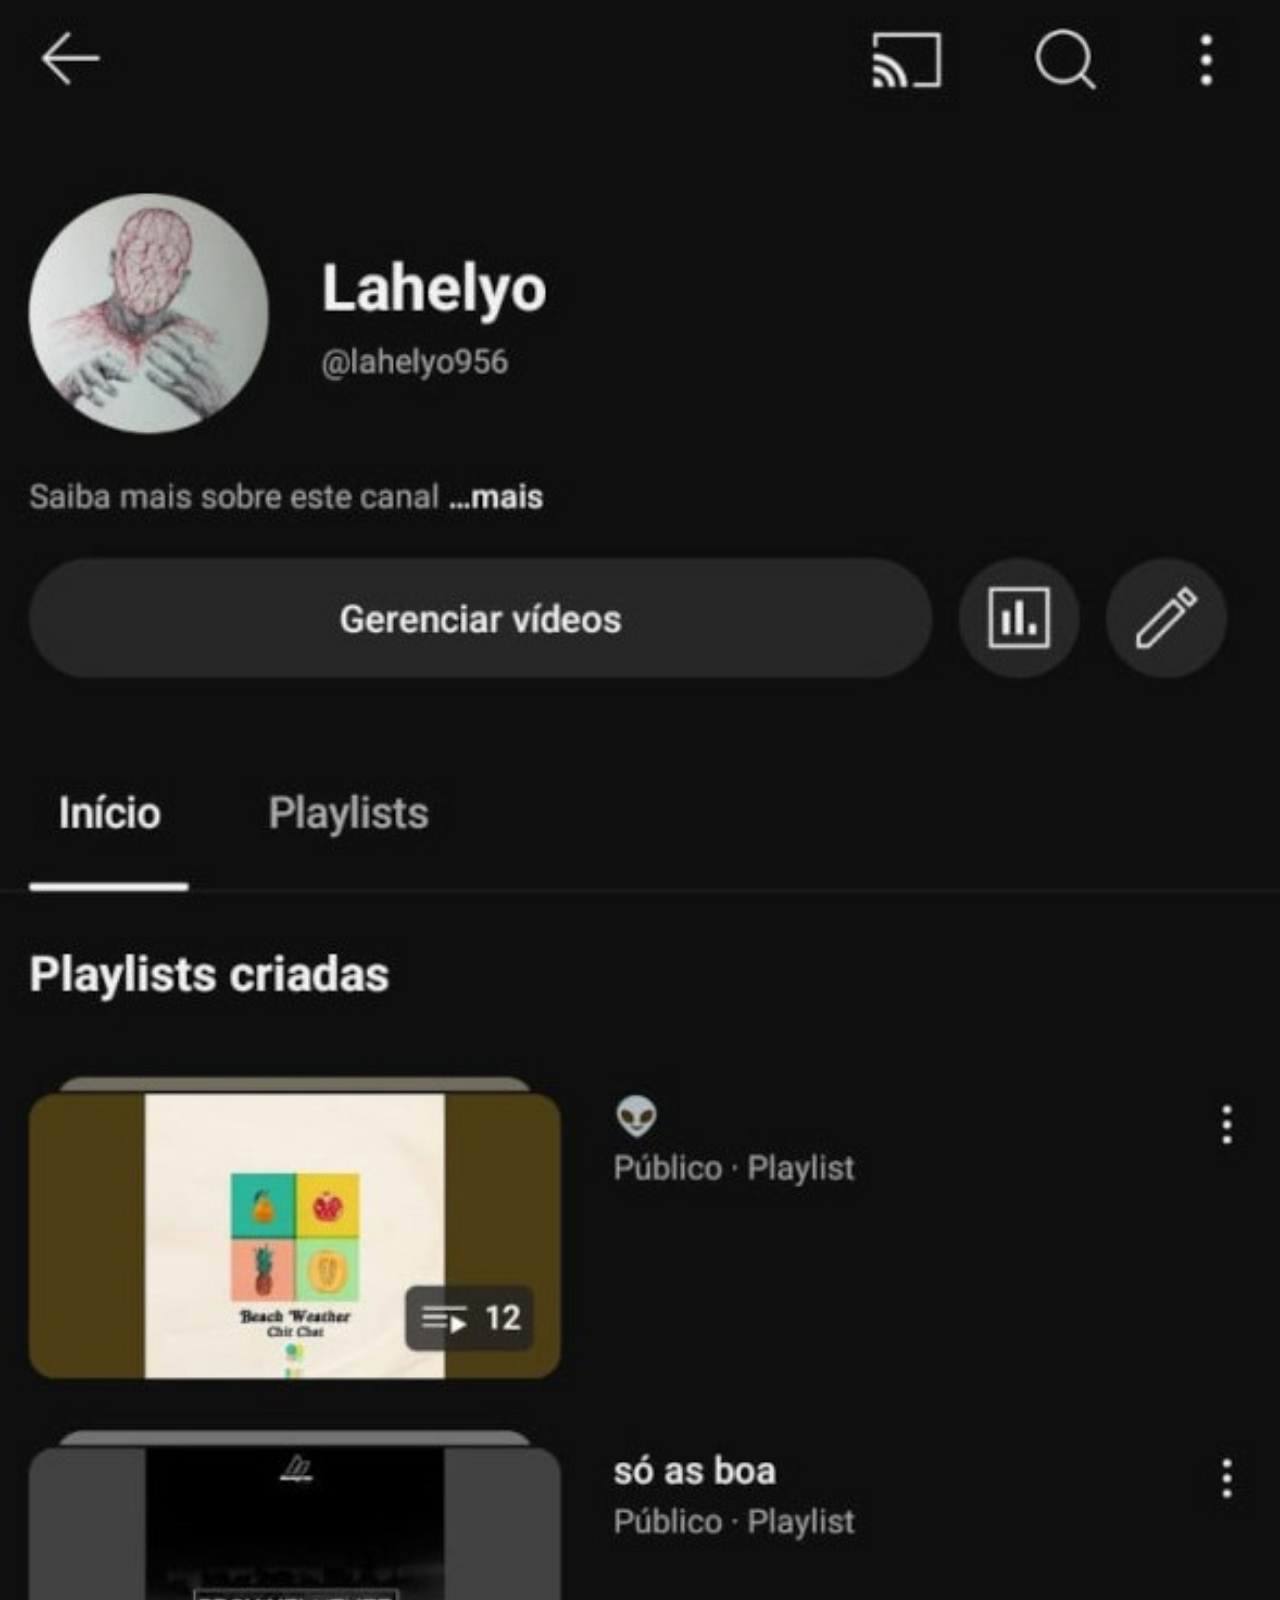
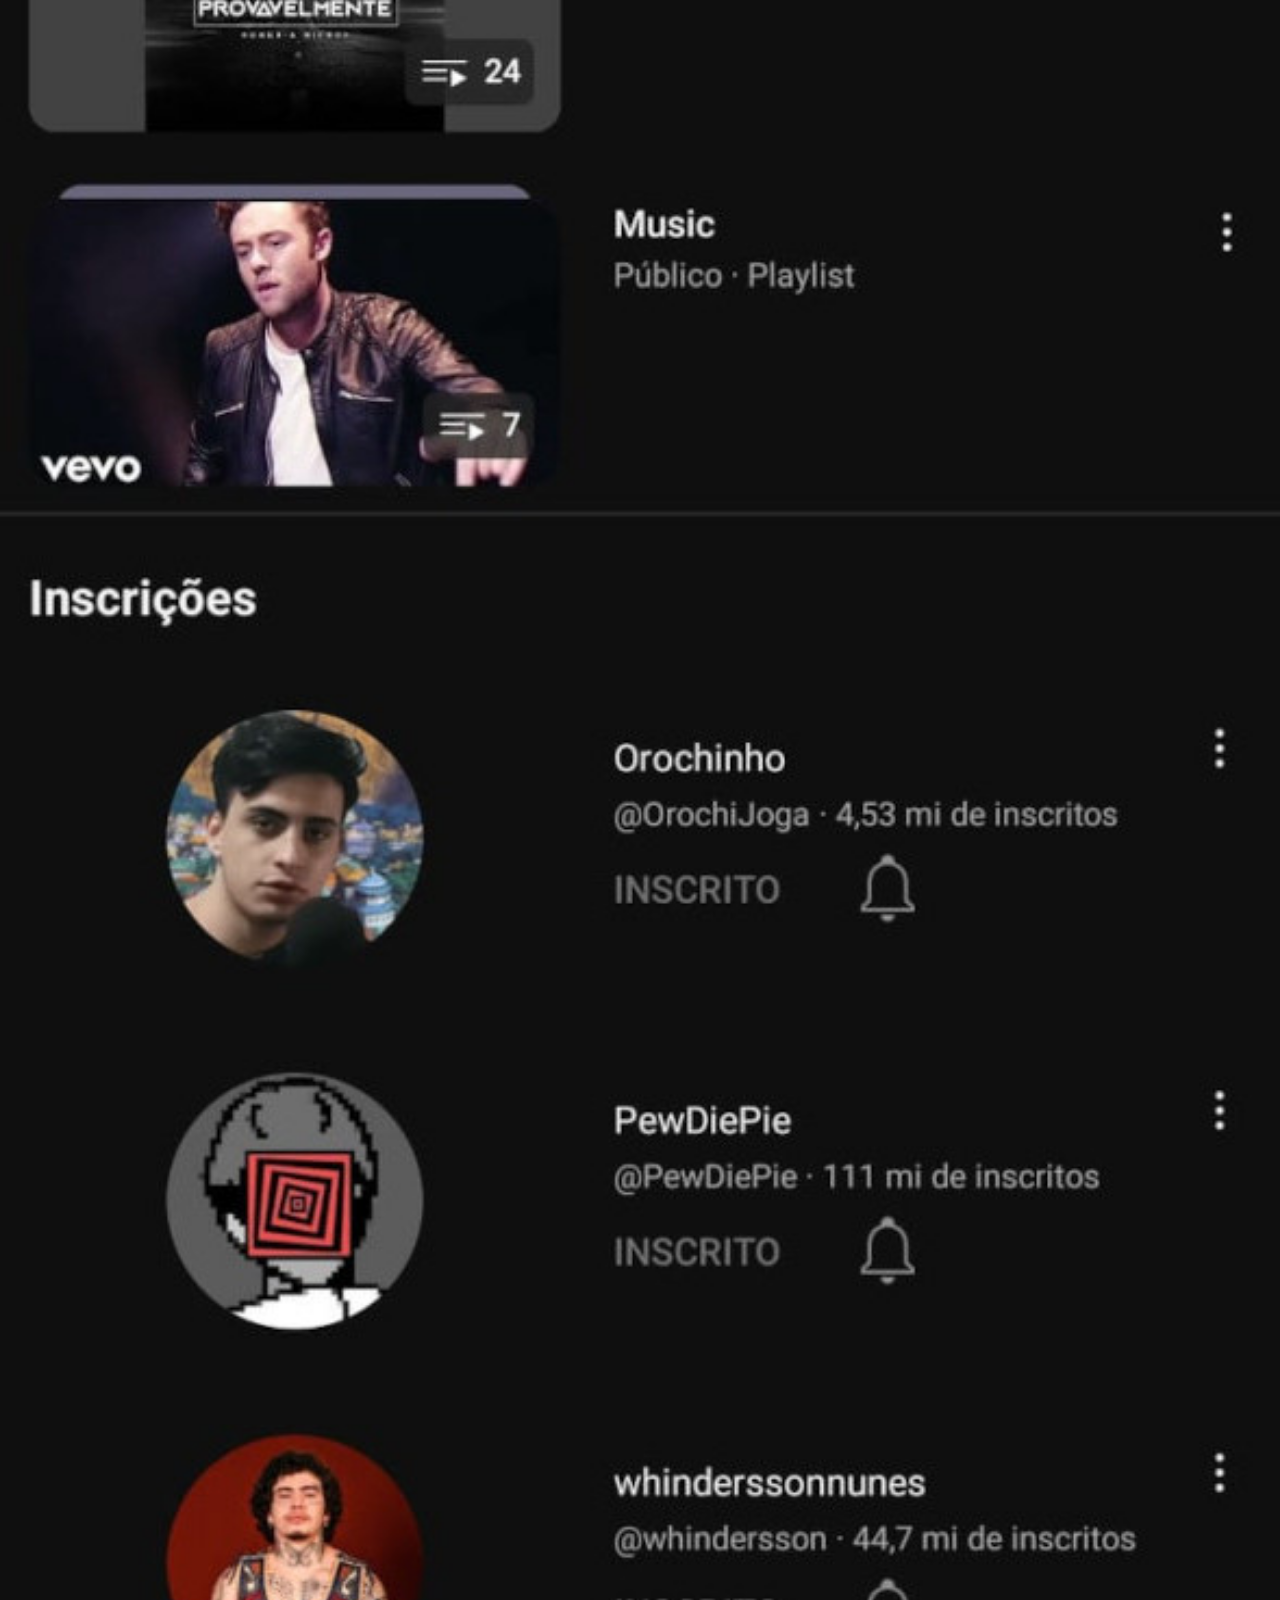
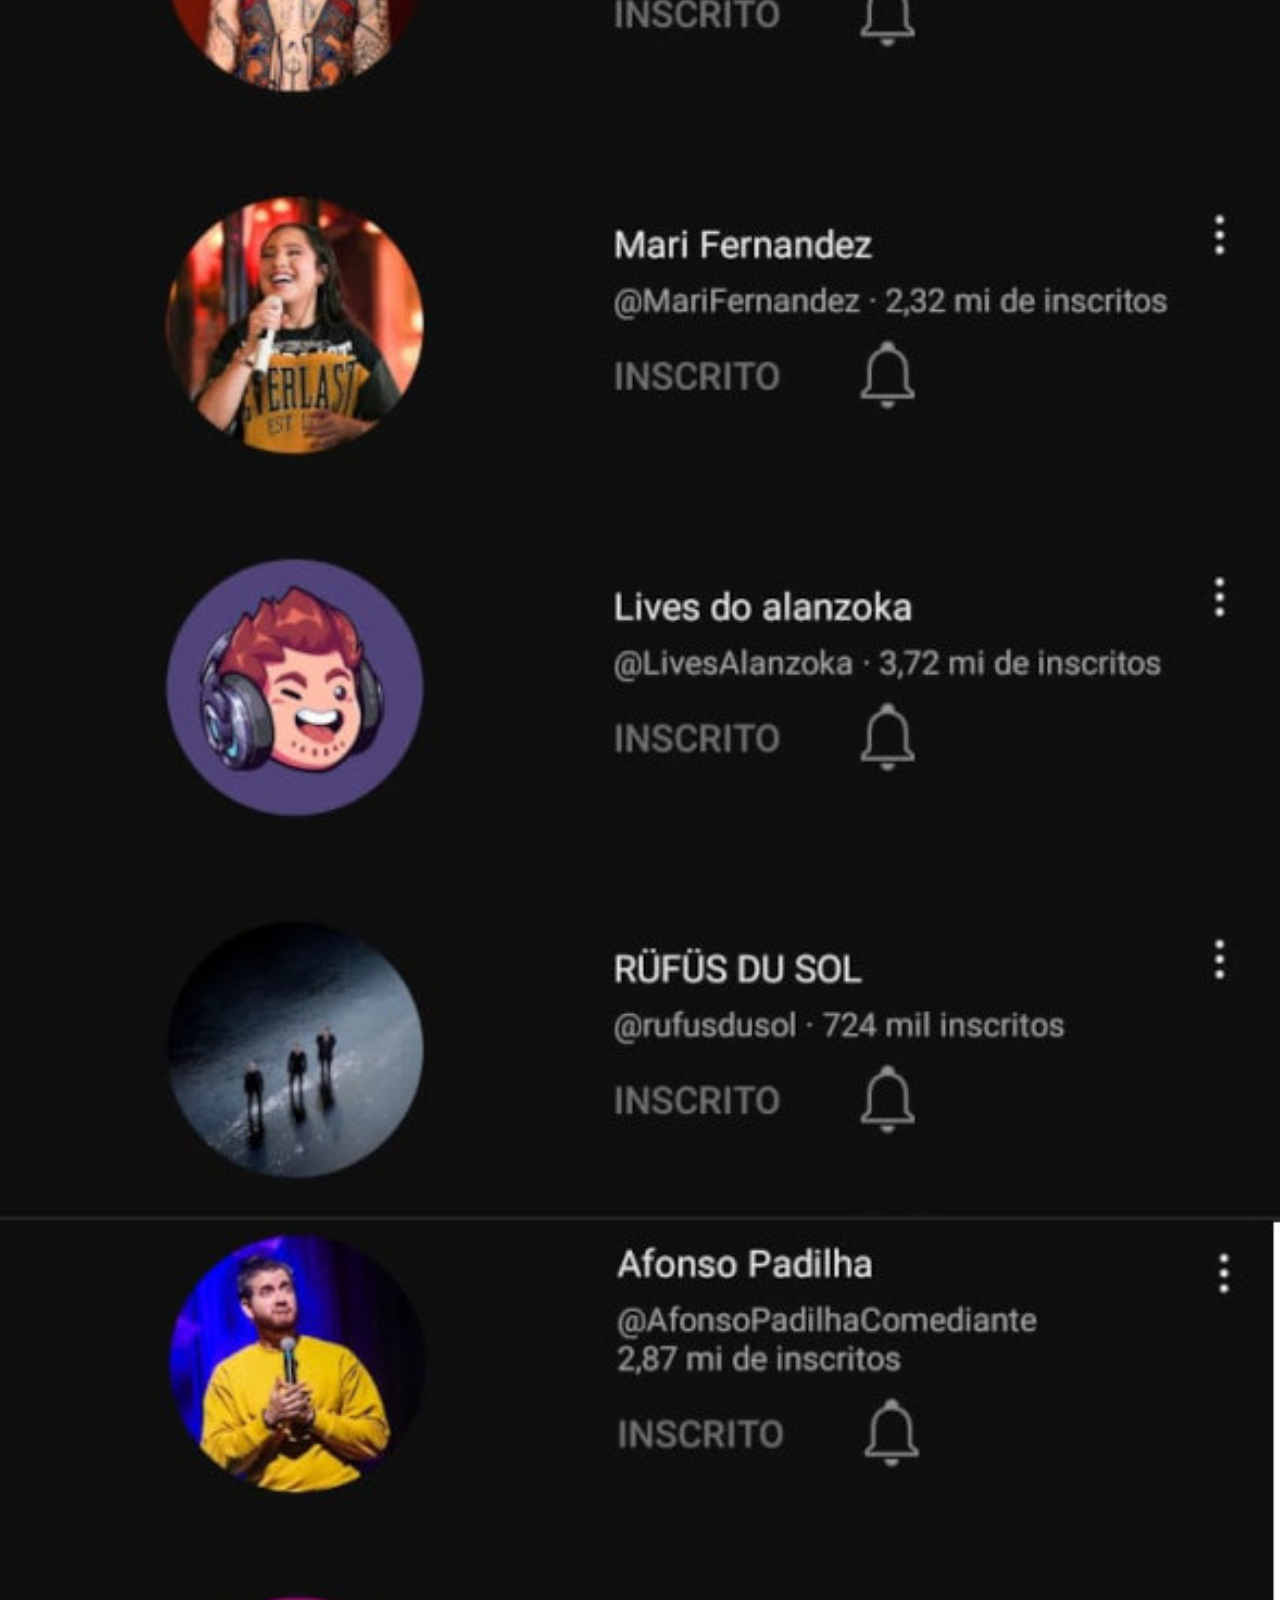
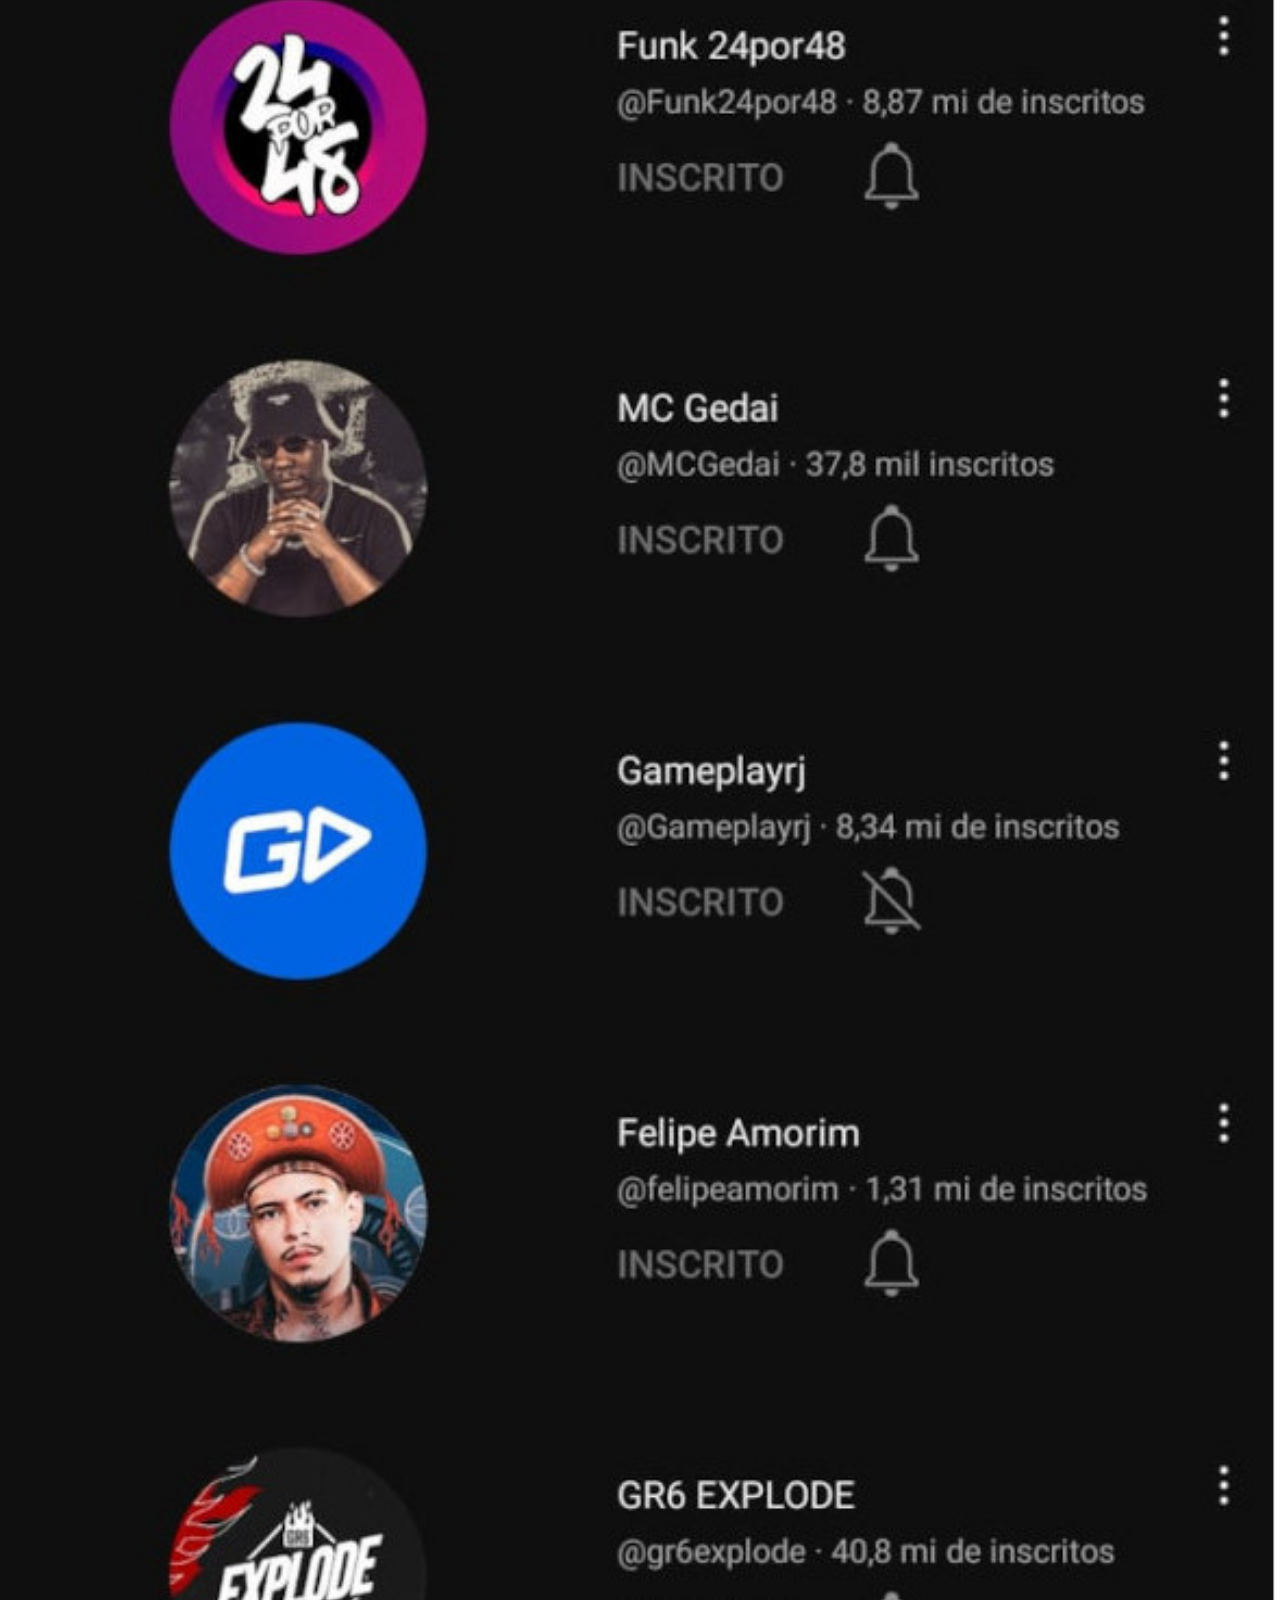
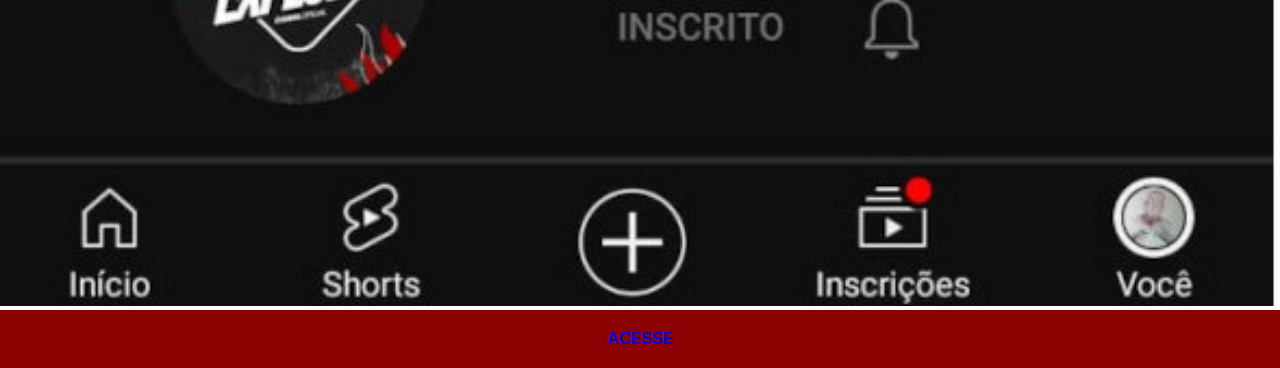
<file: youtube.html>
<!DOCTYPE html>
<html lang="pt-br">
<head>
    <meta charset="UTF-8">
    <meta name="viewport" content="width=device-width, initial-scale=1.0">
    <title>Youtube</title>
   <link rel="stylesheet" href="estilos/social.css">
</head>
<body>
    <img src="imagens/tela-youtube.jpg" alt="Youtube">
    <a href="https://www.youtube.com/channel/UC2KRHeAEuZo-eXYFmv-a9fw" target="_blank">ACESSE</a>
</body>
</html>
</file>
<file: estilos/style.css>
@charset "UTF-8";

* {
    margin: 0px;
    padding: 0px;
    font-family: Arial, Helvetica, sans-serif;
}

::-webkit-scrollbar{
    width: 0px;
    height: 0px;
}

html, body{
    height: 117vh;
    width: 100vw;
    background-color: black;
    background-attachment: fixed;
}

body{
    background: url('../imagens/fundo-madeira.jpg') no-repeat top center;
    background-size: cover;
    background-attachment: fixed;
}

main{
    height: 100vh;
    position: relative;
}

section#telefone{
    position: absolute;
    left: 50%;
    top: 50%;
    transform: translate(-50%, -50%);
    
    margin-top: 50px;
    height: 630px;
    width: 311px;
    background: url('../imagens/frame-iphone.png') no-repeat;
}

iframe#tela{
    position: relative;
    top: 80px;
    left: 22px;
    width: 267px;
    height: 471px;
}

section#redes-sociais{
    text-align: right;
}

section#redes-sociais img{
    width: 50px;
    margin: 10px;
    border-radius: 50%;
    box-shadow: 2px 2px 5px rgba(0, 0, 0, 0.400);
    box-sizing: border-box;
}

section#redes-sociais img:hover{
    border: 2px solid rgba(255, 255, 255, 0.646);
    transform: translate(-3px, -3px);
    box-shadow: 5px 5px 10px rgba(0, 0, 0, 0.591);
    transition: transform 0.3s, border 0.5s;
}
</file>
<file: estilos/social.css>
@charset "UTF-8";

*{
    margin: 0px;
    padding: 0px;
    font-family: Arial, Helvetica, sans-serif;
}

::-webkit-scrollbar{
    width: 0px;
    height: 0px;
}

img{
    width: 100vw;
}

a{
    background-color: darkred;
    padding: 20px;
    display: block;
    text-align: center;
    font-weight: bolder;
    text-decoration: none;
}

a:hover{
    background-color: red;
}
</file>
